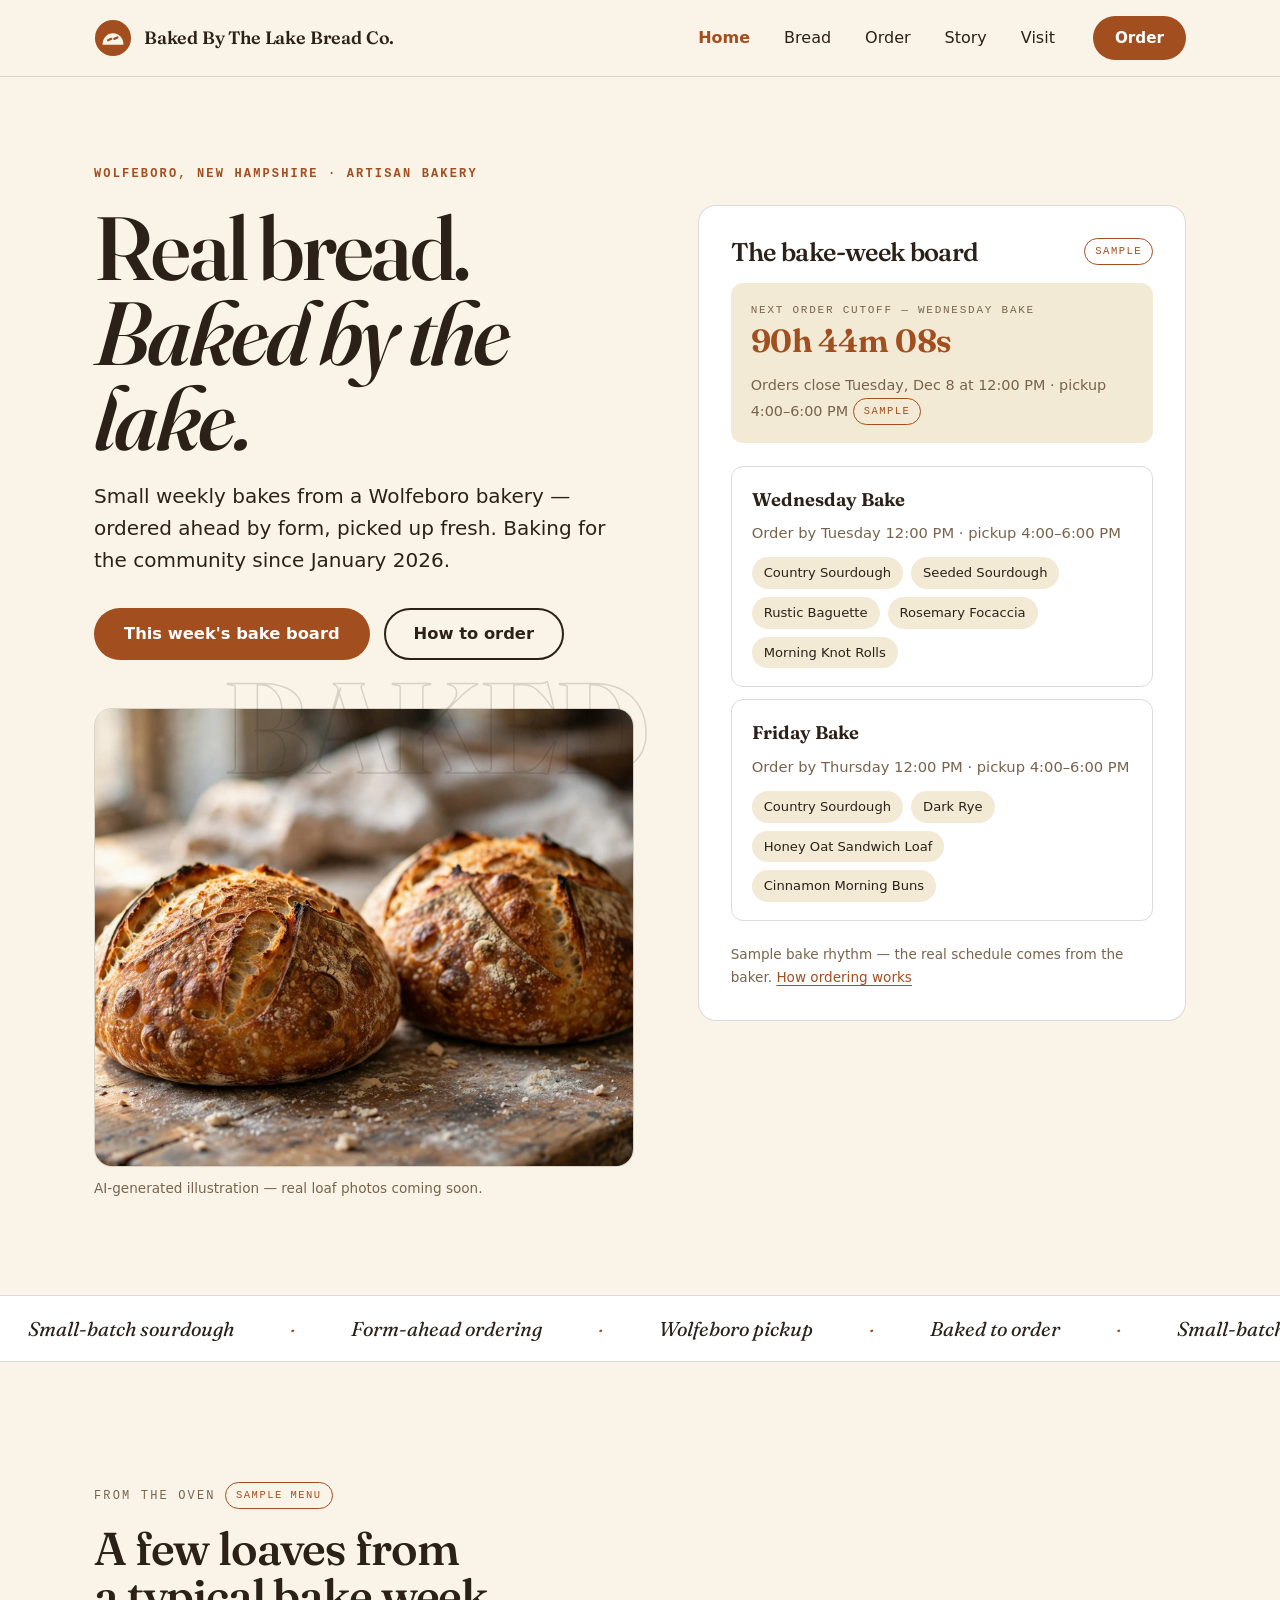
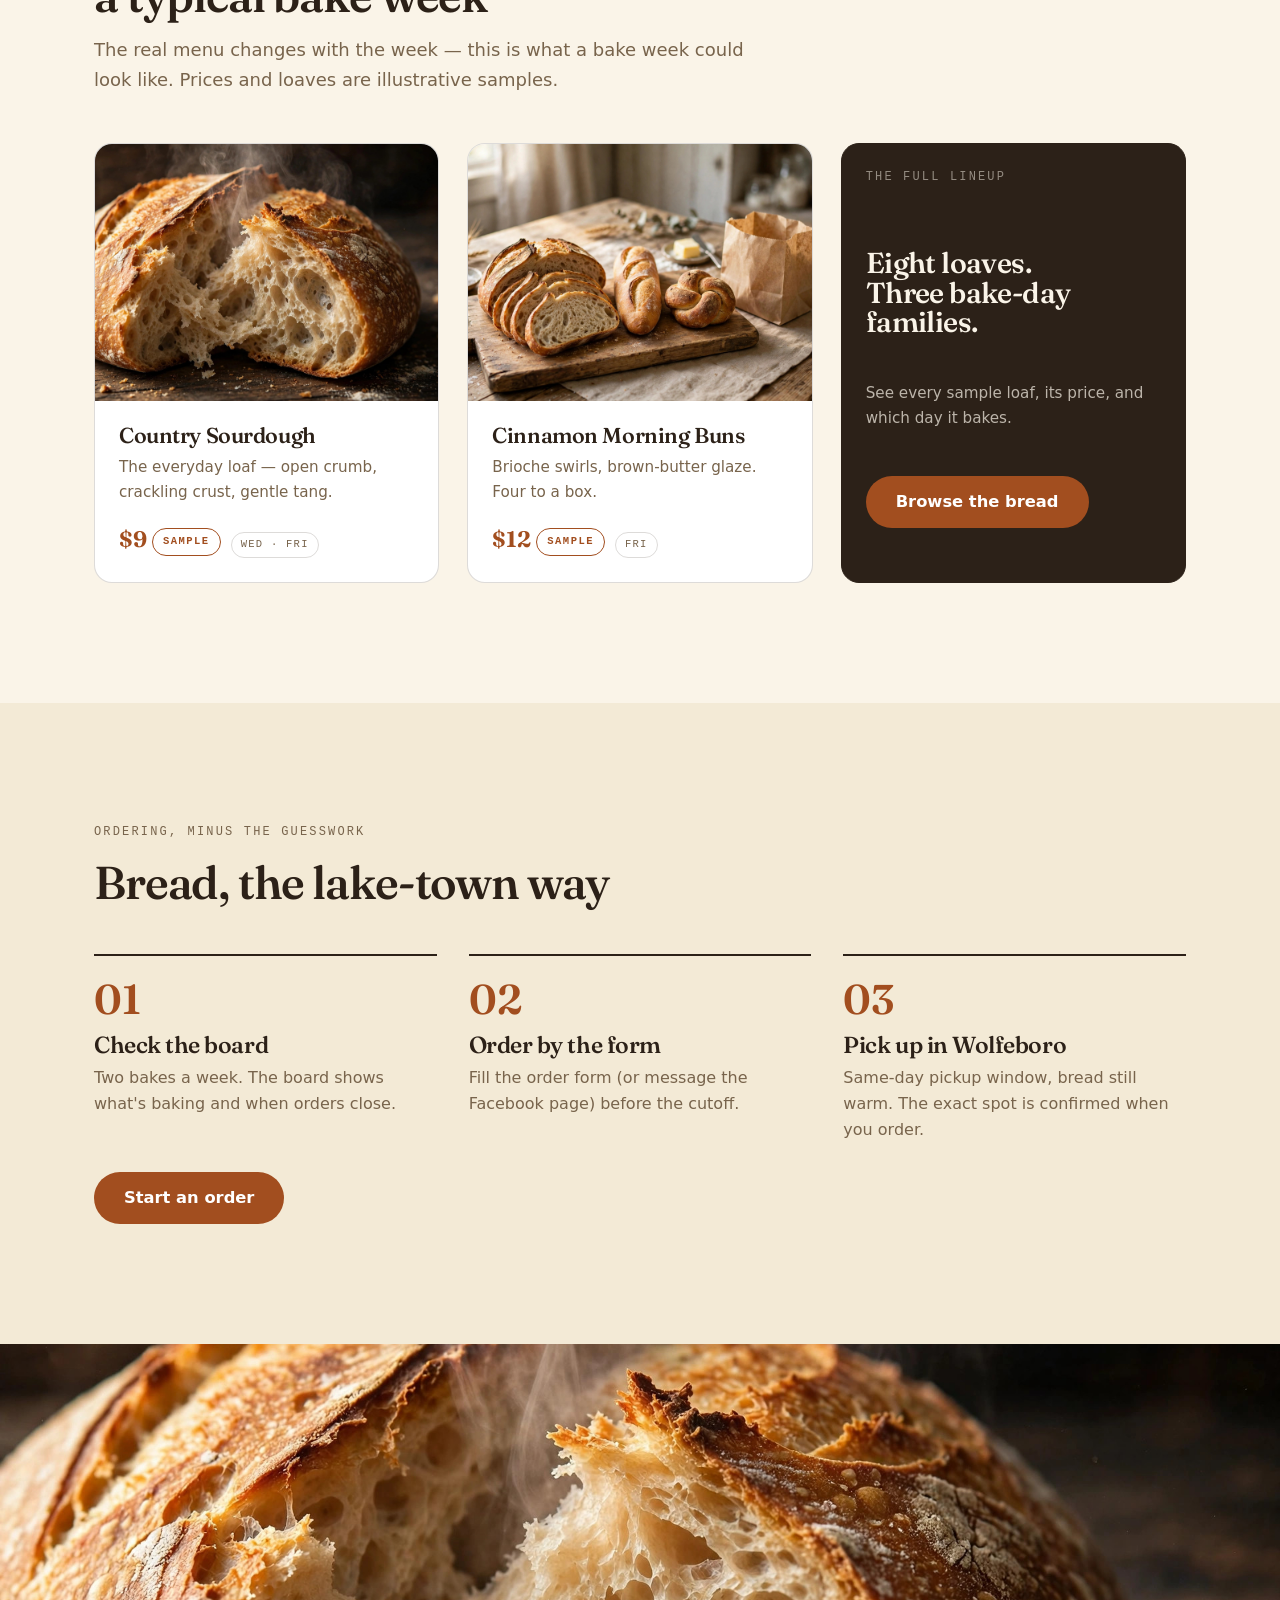
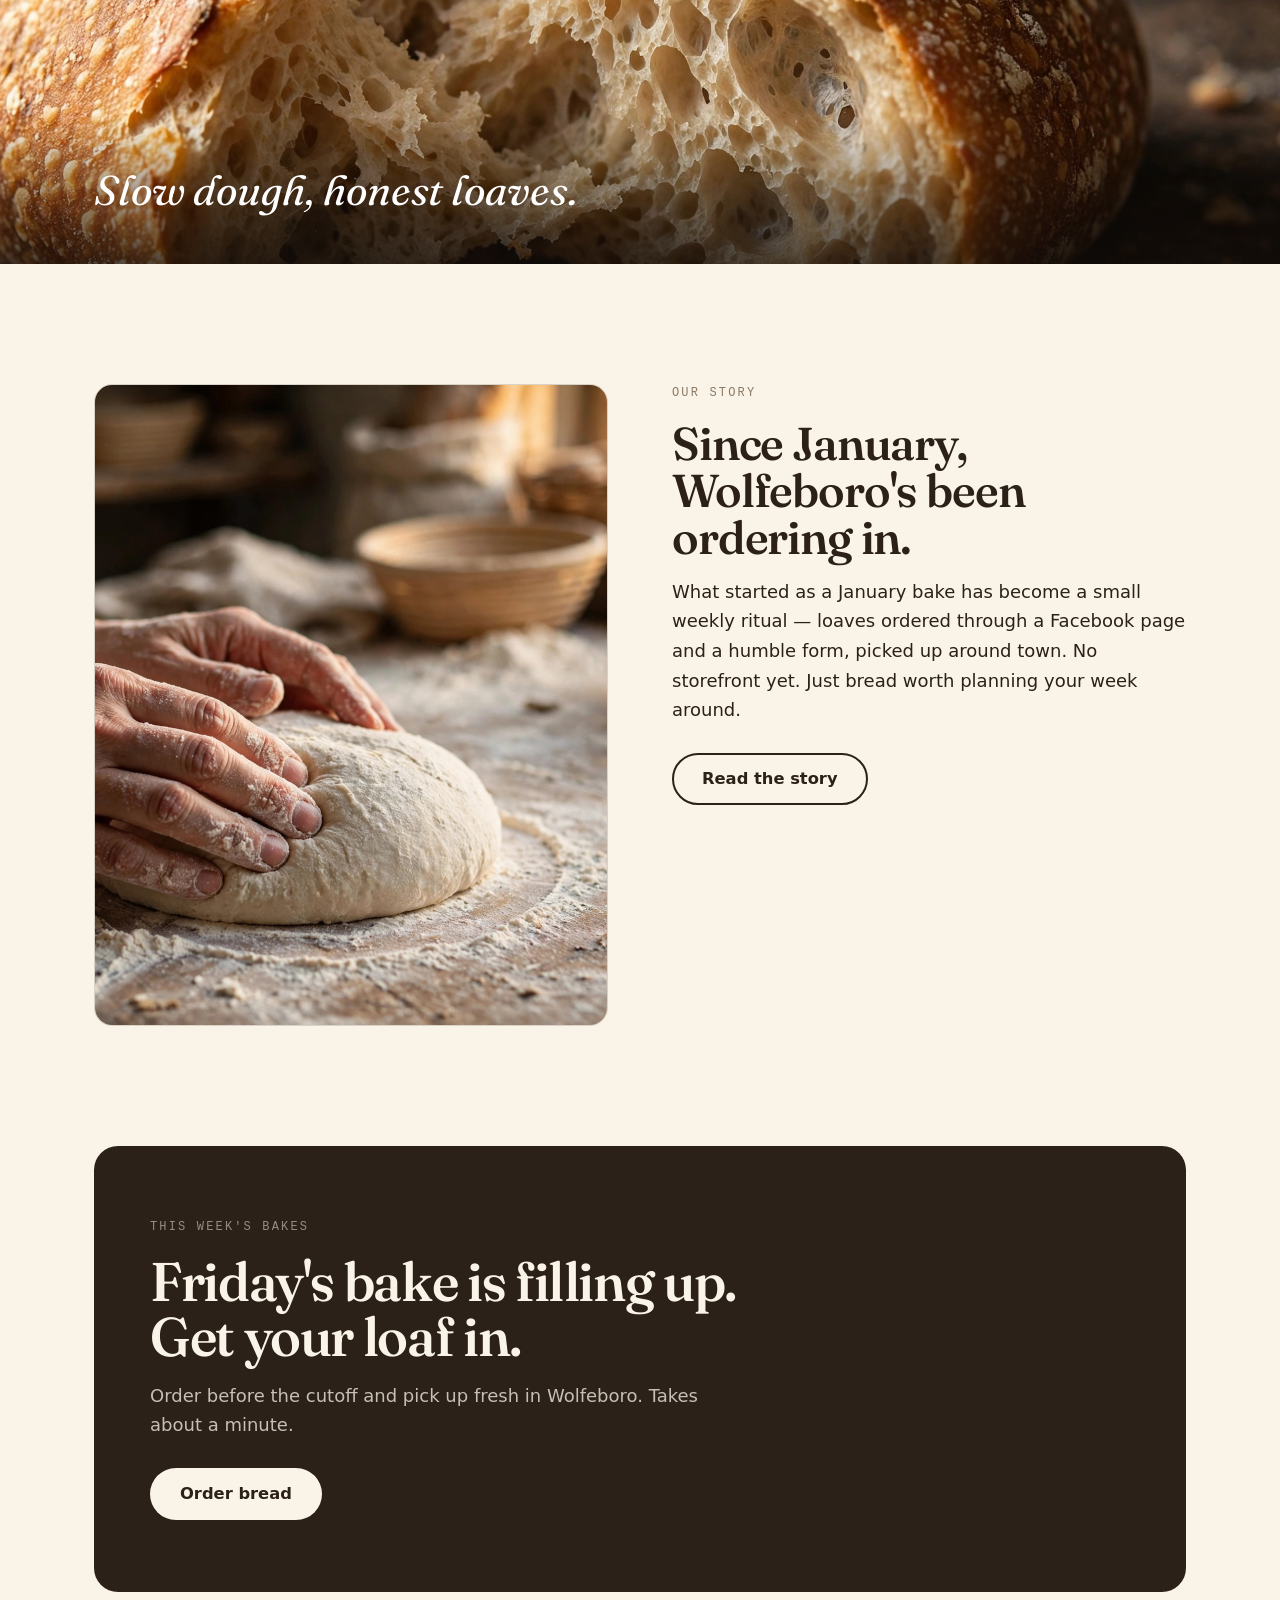
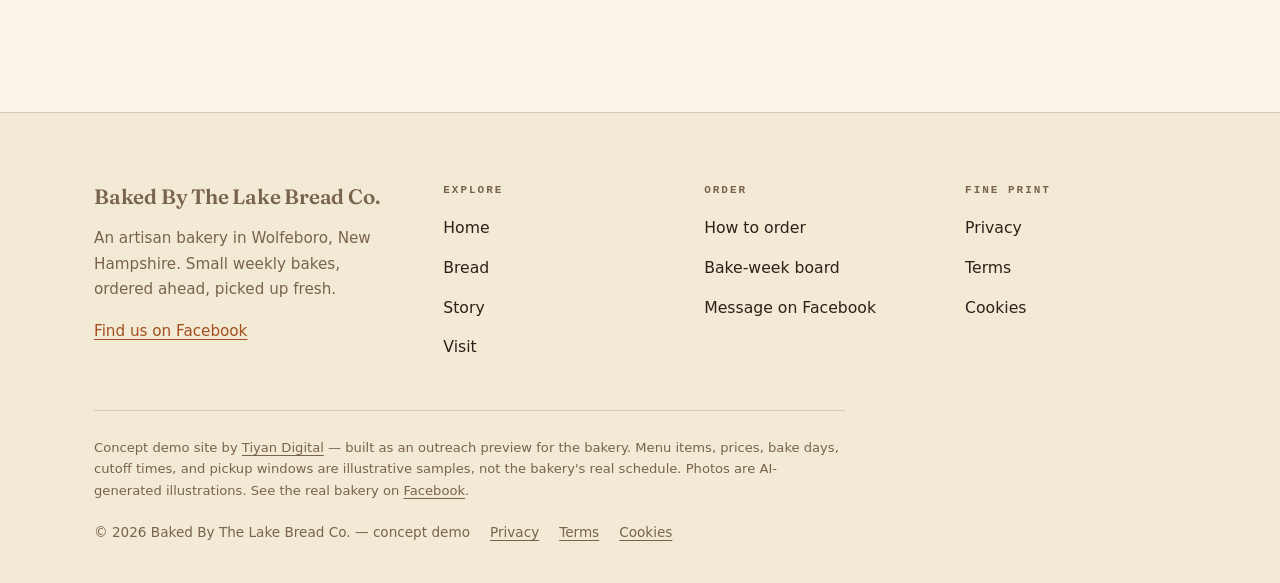
<file: index.html>
<!DOCTYPE html>
<html lang="en">
<head>
<meta charset="UTF-8">
<meta name="viewport" content="width=device-width, initial-scale=1.0">
<title>Baked By The Lake Bread Co. — Real Bread, Baked by the Lake | Wolfeboro NH</title>
<meta name="description" content="An artisan bakery in Wolfeboro, New Hampshire. Small weekly bakes, ordered ahead by form, picked up fresh. Baking for the community since January 2026.">
<meta property="og:title" content="Baked By The Lake Bread Co. — Wolfeboro, NH">
<meta property="og:description" content="Small-batch artisan bread in Wolfeboro, New Hampshire. Check the weekly bake board, order ahead, pick up fresh.">
<meta property="og:type" content="website">
<script>document.documentElement.classList.add("js")</script>
<link rel="stylesheet" href="assets/css/style.css">
</head>
<body>
<a class="skip" href="#main">Skip to content</a>

<header class="site-header">
  <div class="wrap header-in">
    <a class="brand" href="index.html" aria-label="Baked By The Lake Bread Co. — home">
      <svg class="mark" viewBox="0 0 40 40" aria-hidden="true">
        <circle cx="20" cy="20" r="19" fill="#A24E1F"/>
        <path d="M9 27c0-7 5-12 11-12s11 5 11 12" fill="#FAF4E8"/>
        <rect x="13.5" y="20.4" width="6" height="2.4" rx="1.2" transform="rotate(-24 16.5 21.6)" fill="#A24E1F"/>
        <rect x="20" y="19" width="6" height="2.4" rx="1.2" transform="rotate(-24 23 20.2)" fill="#A24E1F"/>
      </svg>
      <span class="brand-name" data-site="name">Baked By The Lake Bread Co.</span>
    </a>
    <nav class="site-nav" id="site-nav" aria-label="Primary">
      <ul>
        <li><a href="index.html">Home</a></li>
        <li><a href="breads.html">Bread</a></li>
        <li><a href="order.html">Order</a></li>
        <li><a href="story.html">Story</a></li>
        <li><a href="visit.html">Visit</a></li>
      </ul>
    </nav>
    <div class="header-cta">
      <a class="btn btn-accent btn-sm" href="order.html">Order</a>
      <button class="nav-toggle" aria-expanded="false" aria-controls="site-nav" aria-label="Open menu">
        <svg viewBox="0 0 24 24" aria-hidden="true"><path d="M4 7h16M4 12h16M4 17h16"/></svg>
      </button>
    </div>
  </div>
</header>

<main id="main">
  <!-- HERO -->
  <section class="hero">
    <div class="wrap hero-grid">
      <div class="hero-copy">
        <p class="eyebrow reveal">Wolfeboro, New Hampshire · Artisan bakery</p>
        <h1 class="reveal">Real bread.<br><em class="it">Baked by the lake.</em></h1>
        <p class="lede reveal">Small weekly bakes from a Wolfeboro bakery — ordered ahead by form, picked up fresh. Baking for the community since January 2026.</p>
        <div class="btn-row reveal">
          <a class="btn btn-accent" href="#bake-board">This week's bake board</a>
          <a class="btn btn-ghost" href="order.html">How to order</a>
        </div>
        <div class="hero-media reveal" style="margin-top:3rem">
          <span class="ghost-word" aria-hidden="true">BAKED</span>
          <div class="frame">
            <img src="assets/img/hero-loaf.jpg" alt="Two rustic sourdough boules with blistered golden crust on a wooden bakery table" width="1920" height="1280" fetchpriority="high">
          </div>
          <figcaption>AI-generated illustration — real loaf photos coming soon.</figcaption>
        </div>
      </div>
      <aside class="bake-board reveal" id="bake-board" data-bake-board aria-label="Weekly bake schedule">
        <div class="bake-board-head">
          <h2>The bake-week board</h2>
          <span class="sample-tag">sample</span>
        </div>
      </aside>
    </div>
  </section>

  <!-- MARQUEE -->
  <div class="marquee" aria-hidden="true">
    <div class="marquee-track">
      <span>Small-batch sourdough</span><span>Form-ahead ordering</span><span>Wolfeboro pickup</span><span>Baked to order</span>
      <span>Small-batch sourdough</span><span>Form-ahead ordering</span><span>Wolfeboro pickup</span><span>Baked to order</span>
    </div>
  </div>

  <!-- THIS WEEK'S BAKES -->
  <section>
    <div class="wrap">
      <p class="mono-label reveal">From the oven <span class="sample-tag">sample menu</span></p>
      <h2 class="reveal">A few loaves from<br>a typical bake week</h2>
      <p class="reveal" style="color:var(--muted);max-width:58ch">The real menu changes with the week — this is what a bake week could look like. Prices and loaves are illustrative samples.</p>
      <div class="bread-grid">
        <article class="bread-card reveal">
          <div class="ph"><img src="assets/img/crumb-closeup.jpg" alt="Torn-open sourdough loaf showing an open, airy crumb" width="1920" height="1280" loading="lazy"></div>
          <div class="body">
            <h3>Country Sourdough</h3>
            <p class="desc">The everyday loaf — open crumb, crackling crust, gentle tang.</p>
            <div class="price-row"><span class="price">$9 <span class="sample-tag">sample</span></span><span class="day-tag">Wed · Fri</span></div>
          </div>
        </article>
        <article class="bread-card reveal">
          <div class="ph"><img src="assets/img/morning-board.jpg" alt="Wooden board with an assortment of artisan breads and a paper bread bag" width="1920" height="1280" loading="lazy"></div>
          <div class="body">
            <h3>Cinnamon Morning Buns</h3>
            <p class="desc">Brioche swirls, brown-butter glaze. Four to a box.</p>
            <div class="price-row"><span class="price">$12 <span class="sample-tag">sample</span></span><span class="day-tag">Fri</span></div>
          </div>
        </article>
        <article class="bread-card reveal" style="justify-content:center;background:var(--ink);color:var(--bg);border-color:var(--ink)">
          <div class="body" style="justify-content:center;gap:14px">
            <p class="mono-label" style="color:rgba(250,244,232,.6)">The full lineup</p>
            <h3 style="color:var(--bg);font-size:1.8rem">Eight loaves.<br>Three bake-day families.</h3>
            <p class="desc" style="color:rgba(250,244,232,.7)">See every sample loaf, its price, and which day it bakes.</p>
            <div><a class="btn btn-accent" href="breads.html">Browse the bread</a></div>
          </div>
        </article>
      </div>
    </div>
  </section>

  <!-- HOW IT WORKS -->
  <section class="alt">
    <div class="wrap">
      <p class="mono-label reveal">Ordering, minus the guesswork</p>
      <h2 class="reveal">Bread, the lake-town way</h2>
      <ol class="steps">
        <li class="reveal"><span class="n">01</span><h3>Check the board</h3><p>Two bakes a week. The board shows what's baking and when orders close.</p></li>
        <li class="reveal"><span class="n">02</span><h3>Order by the form</h3><p>Fill the order form (or message the Facebook page) before the cutoff.</p></li>
        <li class="reveal"><span class="n">03</span><h3>Pick up in Wolfeboro</h3><p>Same-day pickup window, bread still warm. The exact spot is confirmed when you order.</p></li>
      </ol>
      <div class="btn-row reveal"><a class="btn btn-accent" href="order.html">Start an order</a></div>
    </div>
  </section>

  <!-- FULL-BLEED BREAK -->
  <div class="break">
    <figure>
      <img src="assets/img/crumb-closeup.jpg" alt="Close-up of sourdough crumb, steam rising" width="1920" height="1280" loading="lazy">
      <figcaption><div class="wrap"><p>Slow dough, honest loaves.</p></div></figcaption>
    </figure>
  </div>

  <!-- STORY TEASER -->
  <section>
    <div class="wrap story-grid">
      <div class="frame reveal">
        <img src="assets/img/baker-hands.jpg" alt="A baker's flour-dusted hands shaping bread dough" width="1920" height="1280" loading="lazy">
      </div>
      <div class="reveal">
        <p class="mono-label">Our story</p>
        <h2>Since January,<br>Wolfeboro's been<br>ordering in.</h2>
        <p>What started as a January bake has become a small weekly ritual — loaves ordered through a Facebook page and a humble form, picked up around town. No storefront yet. Just bread worth planning your week around.</p>
        <div class="btn-row"><a class="btn btn-ghost" href="story.html">Read the story</a></div>
      </div>
    </div>
  </section>

  <!-- FINAL CTA -->
  <section style="padding-top:0">
    <div class="wrap">
      <div class="final-cta reveal">
        <p class="mono-label">This week's bakes</p>
        <h2>Friday's bake is filling up.<br>Get your loaf in.</h2>
        <p>Order before the cutoff and pick up fresh in Wolfeboro. Takes about a minute.</p>
        <div class="btn-row"><a class="btn btn-accent" href="order.html">Order bread</a></div>
      </div>
    </div>
  </section>
</main>

<div class="sticky-order" aria-label="Quick order">
  <span>This week's bakes are open</span>
  <a class="btn btn-accent btn-sm" href="order.html">Order</a>
</div>

<footer class="site-footer">
  <div class="wrap">
    <div class="foot-grid">
      <div class="foot-brand">
        <p class="brand-name" data-site="name">Baked By The Lake Bread Co.</p>
        <p>An artisan bakery in Wolfeboro, New Hampshire. Small weekly bakes, ordered ahead, picked up fresh.</p>
        <p><a data-site="facebook" href="https://www.facebook.com/profile.php?id=61586833705696">Find us on Facebook</a></p>
      </div>
      <div class="foot-col">
        <h3>Explore</h3>
        <ul>
          <li><a href="index.html">Home</a></li>
          <li><a href="breads.html">Bread</a></li>
          <li><a href="story.html">Story</a></li>
          <li><a href="visit.html">Visit</a></li>
        </ul>
      </div>
      <div class="foot-col">
        <h3>Order</h3>
        <ul>
          <li><a href="order.html">How to order</a></li>
          <li><a href="order.html#bake-board">Bake-week board</a></li>
          <li><a data-site="facebook" href="https://www.facebook.com/profile.php?id=61586833705696">Message on Facebook</a></li>
        </ul>
      </div>
      <div class="foot-col">
        <h3>Fine print</h3>
        <ul>
          <li><a href="privacy.html">Privacy</a></li>
          <li><a href="terms.html">Terms</a></li>
          <li><a href="cookies.html">Cookies</a></li>
        </ul>
      </div>
    </div>
    <p class="disclosure">Concept demo site by <a href="https://bluedhaka.com">Tiyan Digital</a> — built as an outreach preview for the bakery. Menu items, prices, bake days, cutoff times, and pickup windows are illustrative samples, not the bakery's real schedule. Photos are AI-generated illustrations. See the real bakery on <a data-site="facebook" href="https://www.facebook.com/profile.php?id=61586833705696">Facebook</a>.</p>
    <div class="legal-row">
      <span>© <span data-site="year">2026</span> <span data-site="name">Baked By The Lake Bread Co.</span> — concept demo</span>
      <a href="privacy.html">Privacy</a><a href="terms.html">Terms</a><a href="cookies.html">Cookies</a>
    </div>
  </div>
</footer>

<script src="assets/js/site.js"></script>
</body>
</html>
</file>
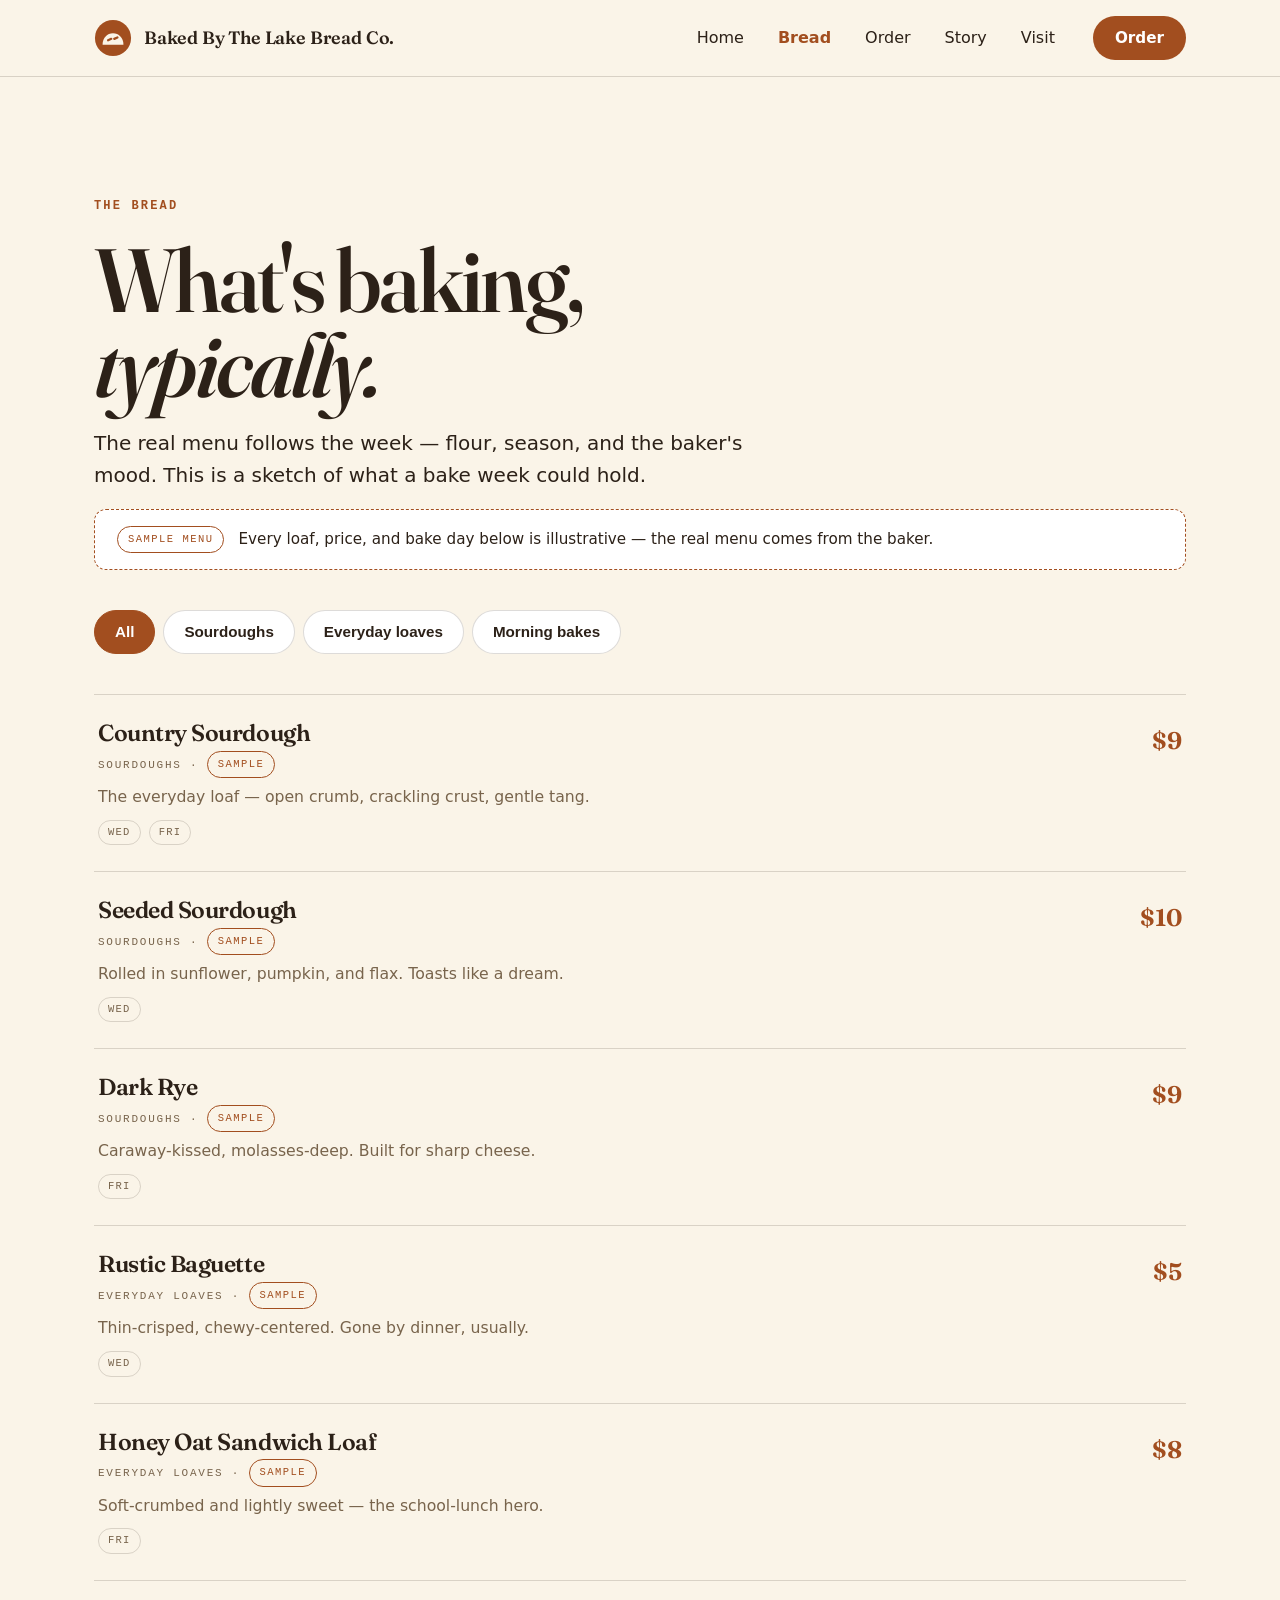
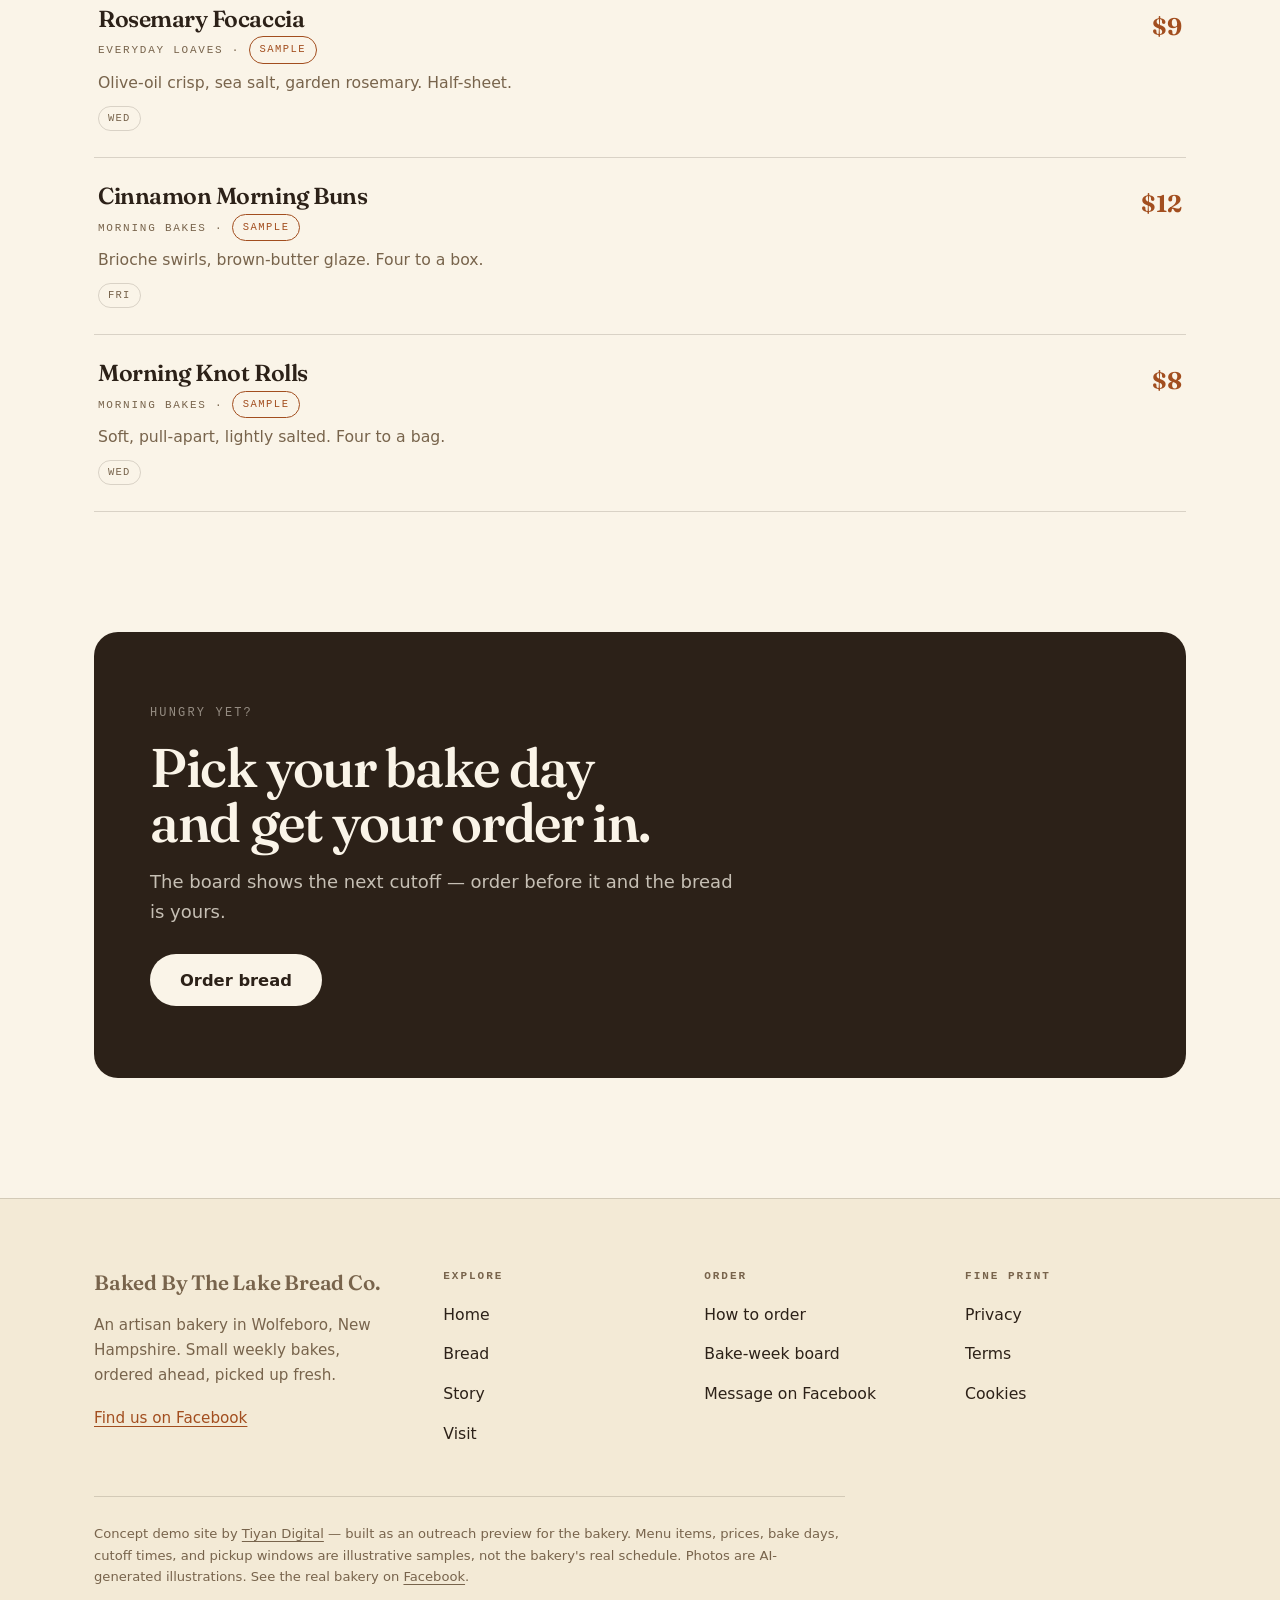
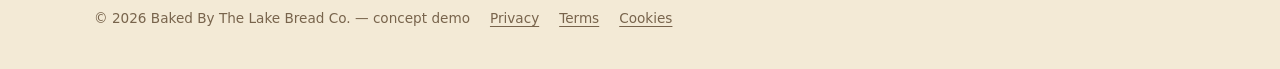
<file: breads.html>
<!DOCTYPE html>
<html lang="en">
<head>
<meta charset="UTF-8">
<meta name="viewport" content="width=device-width, initial-scale=1.0">
<title>The Bread — Sample Menu | Baked By The Lake Bread Co.</title>
<meta name="description" content="A sample of what a Baked By The Lake bake week could look like: sourdoughs, everyday loaves, and morning bakes — with bake days and illustrative prices.">
<meta property="og:title" content="The Bread — Baked By The Lake Bread Co.">
<script>document.documentElement.classList.add("js")</script>
<link rel="stylesheet" href="assets/css/style.css">
</head>
<body>
<a class="skip" href="#main">Skip to content</a>

<header class="site-header">
  <div class="wrap header-in">
    <a class="brand" href="index.html" aria-label="Baked By The Lake Bread Co. — home">
      <svg class="mark" viewBox="0 0 40 40" aria-hidden="true">
        <circle cx="20" cy="20" r="19" fill="#A24E1F"/>
        <path d="M9 27c0-7 5-12 11-12s11 5 11 12" fill="#FAF4E8"/>
        <rect x="13.5" y="20.4" width="6" height="2.4" rx="1.2" transform="rotate(-24 16.5 21.6)" fill="#A24E1F"/>
        <rect x="20" y="19" width="6" height="2.4" rx="1.2" transform="rotate(-24 23 20.2)" fill="#A24E1F"/>
      </svg>
      <span class="brand-name" data-site="name">Baked By The Lake Bread Co.</span>
    </a>
    <nav class="site-nav" id="site-nav" aria-label="Primary">
      <ul>
        <li><a href="index.html">Home</a></li>
        <li><a href="breads.html">Bread</a></li>
        <li><a href="order.html">Order</a></li>
        <li><a href="story.html">Story</a></li>
        <li><a href="visit.html">Visit</a></li>
      </ul>
    </nav>
    <div class="header-cta">
      <a class="btn btn-accent btn-sm" href="order.html">Order</a>
      <button class="nav-toggle" aria-expanded="false" aria-controls="site-nav" aria-label="Open menu">
        <svg viewBox="0 0 24 24" aria-hidden="true"><path d="M4 7h16M4 12h16M4 17h16"/></svg>
      </button>
    </div>
  </div>
</header>

<main id="main">
  <section style="padding-bottom:0">
    <div class="wrap">
      <p class="eyebrow reveal">The bread</p>
      <h1 class="reveal">What's baking,<br><em class="it">typically.</em></h1>
      <p class="lede reveal">The real menu follows the week — flour, season, and the baker's mood. This is a sketch of what a bake week could hold.</p>
      <div class="sample-banner reveal" role="note">
        <span class="sample-tag">sample menu</span>
        <span>Every loaf, price, and bake day below is illustrative — the real menu comes from the baker.</span>
      </div>
      <div class="segments reveal" role="group" aria-label="Filter breads by family">
        <button class="seg" data-seg="all" aria-pressed="true">All</button>
        <button class="seg" data-seg="sourdough" aria-pressed="false">Sourdoughs</button>
        <button class="seg" data-seg="everyday" aria-pressed="false">Everyday loaves</button>
        <button class="seg" data-seg="morning" aria-pressed="false">Morning bakes</button>
      </div>
      <div class="menu-list">
        <article class="menu-item reveal" data-cat="sourdough">
          <h3 class="mi-name">Country Sourdough</h3>
          <p class="mi-cat">Sourdoughs · <span class="sample-tag">sample</span></p>
          <p class="mi-desc">The everyday loaf — open crumb, crackling crust, gentle tang.</p>
          <p class="mi-price">$9</p>
          <div class="mi-days"><span class="day-tag">Wed</span><span class="day-tag">Fri</span></div>
        </article>
        <article class="menu-item reveal" data-cat="sourdough">
          <h3 class="mi-name">Seeded Sourdough</h3>
          <p class="mi-cat">Sourdoughs · <span class="sample-tag">sample</span></p>
          <p class="mi-desc">Rolled in sunflower, pumpkin, and flax. Toasts like a dream.</p>
          <p class="mi-price">$10</p>
          <div class="mi-days"><span class="day-tag">Wed</span></div>
        </article>
        <article class="menu-item reveal" data-cat="sourdough">
          <h3 class="mi-name">Dark Rye</h3>
          <p class="mi-cat">Sourdoughs · <span class="sample-tag">sample</span></p>
          <p class="mi-desc">Caraway-kissed, molasses-deep. Built for sharp cheese.</p>
          <p class="mi-price">$9</p>
          <div class="mi-days"><span class="day-tag">Fri</span></div>
        </article>
        <article class="menu-item reveal" data-cat="everyday">
          <h3 class="mi-name">Rustic Baguette</h3>
          <p class="mi-cat">Everyday Loaves · <span class="sample-tag">sample</span></p>
          <p class="mi-desc">Thin-crisped, chewy-centered. Gone by dinner, usually.</p>
          <p class="mi-price">$5</p>
          <div class="mi-days"><span class="day-tag">Wed</span></div>
        </article>
        <article class="menu-item reveal" data-cat="everyday">
          <h3 class="mi-name">Honey Oat Sandwich Loaf</h3>
          <p class="mi-cat">Everyday Loaves · <span class="sample-tag">sample</span></p>
          <p class="mi-desc">Soft-crumbed and lightly sweet — the school-lunch hero.</p>
          <p class="mi-price">$8</p>
          <div class="mi-days"><span class="day-tag">Fri</span></div>
        </article>
        <article class="menu-item reveal" data-cat="everyday">
          <h3 class="mi-name">Rosemary Focaccia</h3>
          <p class="mi-cat">Everyday Loaves · <span class="sample-tag">sample</span></p>
          <p class="mi-desc">Olive-oil crisp, sea salt, garden rosemary. Half-sheet.</p>
          <p class="mi-price">$9</p>
          <div class="mi-days"><span class="day-tag">Wed</span></div>
        </article>
        <article class="menu-item reveal" data-cat="morning">
          <h3 class="mi-name">Cinnamon Morning Buns</h3>
          <p class="mi-cat">Morning Bakes · <span class="sample-tag">sample</span></p>
          <p class="mi-desc">Brioche swirls, brown-butter glaze. Four to a box.</p>
          <p class="mi-price">$12</p>
          <div class="mi-days"><span class="day-tag">Fri</span></div>
        </article>
        <article class="menu-item reveal" data-cat="morning">
          <h3 class="mi-name">Morning Knot Rolls</h3>
          <p class="mi-cat">Morning Bakes · <span class="sample-tag">sample</span></p>
          <p class="mi-desc">Soft, pull-apart, lightly salted. Four to a bag.</p>
          <p class="mi-price">$8</p>
          <div class="mi-days"><span class="day-tag">Wed</span></div>
        </article>
      </div>
    </div>
  </section>

  <section>
    <div class="wrap">
      <div class="final-cta reveal">
        <p class="mono-label">Hungry yet?</p>
        <h2>Pick your bake day<br>and get your order in.</h2>
        <p>The board shows the next cutoff — order before it and the bread is yours.</p>
        <div class="btn-row"><a class="btn btn-accent" href="order.html">Order bread</a></div>
      </div>
    </div>
  </section>
</main>

<div class="sticky-order" aria-label="Quick order">
  <span>This week's bakes are open</span>
  <a class="btn btn-accent btn-sm" href="order.html">Order</a>
</div>

<footer class="site-footer">
  <div class="wrap">
    <div class="foot-grid">
      <div class="foot-brand">
        <p class="brand-name" data-site="name">Baked By The Lake Bread Co.</p>
        <p>An artisan bakery in Wolfeboro, New Hampshire. Small weekly bakes, ordered ahead, picked up fresh.</p>
        <p><a data-site="facebook" href="https://www.facebook.com/profile.php?id=61586833705696">Find us on Facebook</a></p>
      </div>
      <div class="foot-col">
        <h3>Explore</h3>
        <ul>
          <li><a href="index.html">Home</a></li>
          <li><a href="breads.html">Bread</a></li>
          <li><a href="story.html">Story</a></li>
          <li><a href="visit.html">Visit</a></li>
        </ul>
      </div>
      <div class="foot-col">
        <h3>Order</h3>
        <ul>
          <li><a href="order.html">How to order</a></li>
          <li><a href="order.html#bake-board">Bake-week board</a></li>
          <li><a data-site="facebook" href="https://www.facebook.com/profile.php?id=61586833705696">Message on Facebook</a></li>
        </ul>
      </div>
      <div class="foot-col">
        <h3>Fine print</h3>
        <ul>
          <li><a href="privacy.html">Privacy</a></li>
          <li><a href="terms.html">Terms</a></li>
          <li><a href="cookies.html">Cookies</a></li>
        </ul>
      </div>
    </div>
    <p class="disclosure">Concept demo site by <a href="https://bluedhaka.com">Tiyan Digital</a> — built as an outreach preview for the bakery. Menu items, prices, bake days, cutoff times, and pickup windows are illustrative samples, not the bakery's real schedule. Photos are AI-generated illustrations. See the real bakery on <a data-site="facebook" href="https://www.facebook.com/profile.php?id=61586833705696">Facebook</a>.</p>
    <div class="legal-row">
      <span>© <span data-site="year">2026</span> <span data-site="name">Baked By The Lake Bread Co.</span> — concept demo</span>
      <a href="privacy.html">Privacy</a><a href="terms.html">Terms</a><a href="cookies.html">Cookies</a>
    </div>
  </div>
</footer>

<script src="assets/js/site.js"></script>
</body>
</html>
</file>
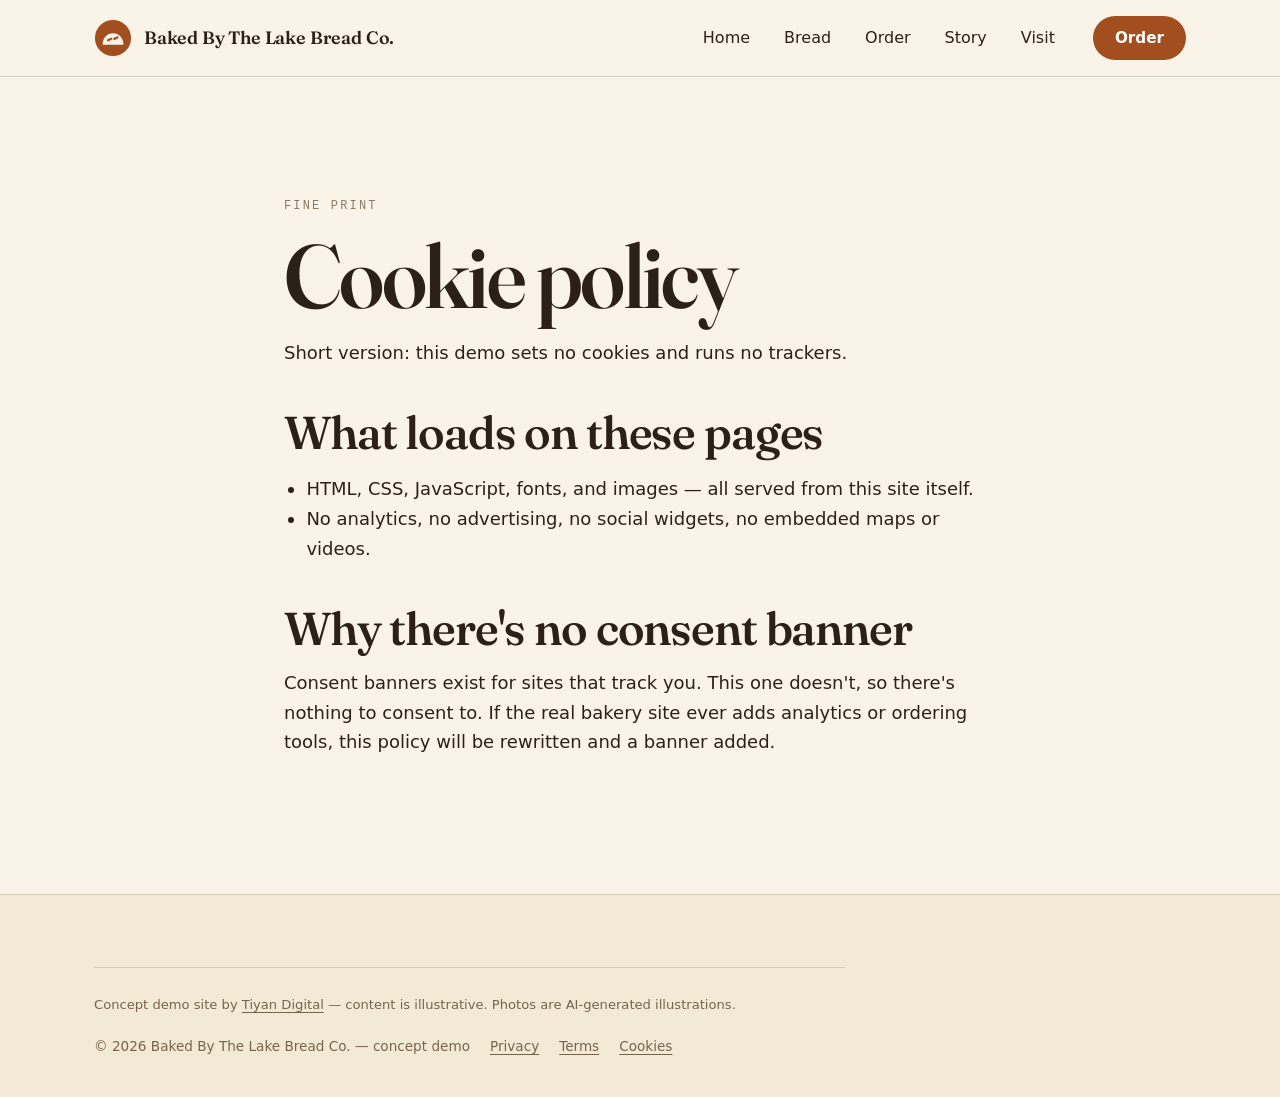
<file: cookies.html>
<!DOCTYPE html>
<html lang="en">
<head>
<meta charset="UTF-8">
<meta name="viewport" content="width=device-width, initial-scale=1.0">
<title>Cookie Policy | Baked By The Lake Bread Co.</title>
<meta name="description" content="Cookie policy for the Baked By The Lake Bread Co. concept demo site: no cookies, no tracking.">
<meta name="robots" content="noindex">
<script>document.documentElement.classList.add("js")</script>
<link rel="stylesheet" href="assets/css/style.css">
</head>
<body>
<a class="skip" href="#main">Skip to content</a>

<header class="site-header">
  <div class="wrap header-in">
    <a class="brand" href="index.html" aria-label="Baked By The Lake Bread Co. — home">
      <svg class="mark" viewBox="0 0 40 40" aria-hidden="true">
        <circle cx="20" cy="20" r="19" fill="#A24E1F"/>
        <path d="M9 27c0-7 5-12 11-12s11 5 11 12" fill="#FAF4E8"/>
        <rect x="13.5" y="20.4" width="6" height="2.4" rx="1.2" transform="rotate(-24 16.5 21.6)" fill="#A24E1F"/>
        <rect x="20" y="19" width="6" height="2.4" rx="1.2" transform="rotate(-24 23 20.2)" fill="#A24E1F"/>
      </svg>
      <span class="brand-name" data-site="name">Baked By The Lake Bread Co.</span>
    </a>
    <nav class="site-nav" id="site-nav" aria-label="Primary">
      <ul>
        <li><a href="index.html">Home</a></li>
        <li><a href="breads.html">Bread</a></li>
        <li><a href="order.html">Order</a></li>
        <li><a href="story.html">Story</a></li>
        <li><a href="visit.html">Visit</a></li>
      </ul>
    </nav>
    <div class="header-cta">
      <a class="btn btn-accent btn-sm" href="order.html">Order</a>
      <button class="nav-toggle" aria-expanded="false" aria-controls="site-nav" aria-label="Open menu">
        <svg viewBox="0 0 24 24" aria-hidden="true"><path d="M4 7h16M4 12h16M4 17h16"/></svg>
      </button>
    </div>
  </div>
</header>

<main id="main">
  <section>
    <div class="wrap legal">
      <p class="mono-label">Fine print</p>
      <h1>Cookie policy</h1>
      <p>Short version: this demo sets no cookies and runs no trackers.</p>
      <h2>What loads on these pages</h2>
      <ul>
        <li>HTML, CSS, JavaScript, fonts, and images — all served from this site itself.</li>
        <li>No analytics, no advertising, no social widgets, no embedded maps or videos.</li>
      </ul>
      <h2>Why there's no consent banner</h2>
      <p>Consent banners exist for sites that track you. This one doesn't, so there's nothing to consent to. If the real bakery site ever adds analytics or ordering tools, this policy will be rewritten and a banner added.</p>
    </div>
  </section>
</main>

<footer class="site-footer">
  <div class="wrap">
    <p class="disclosure">Concept demo site by <a href="https://bluedhaka.com">Tiyan Digital</a> — content is illustrative. Photos are AI-generated illustrations.</p>
    <div class="legal-row">
      <span>© <span data-site="year">2026</span> <span data-site="name">Baked By The Lake Bread Co.</span> — concept demo</span>
      <a href="privacy.html">Privacy</a><a href="terms.html">Terms</a><a href="cookies.html">Cookies</a>
    </div>
  </div>
</footer>

<script src="assets/js/site.js"></script>
</body>
</html>
</file>
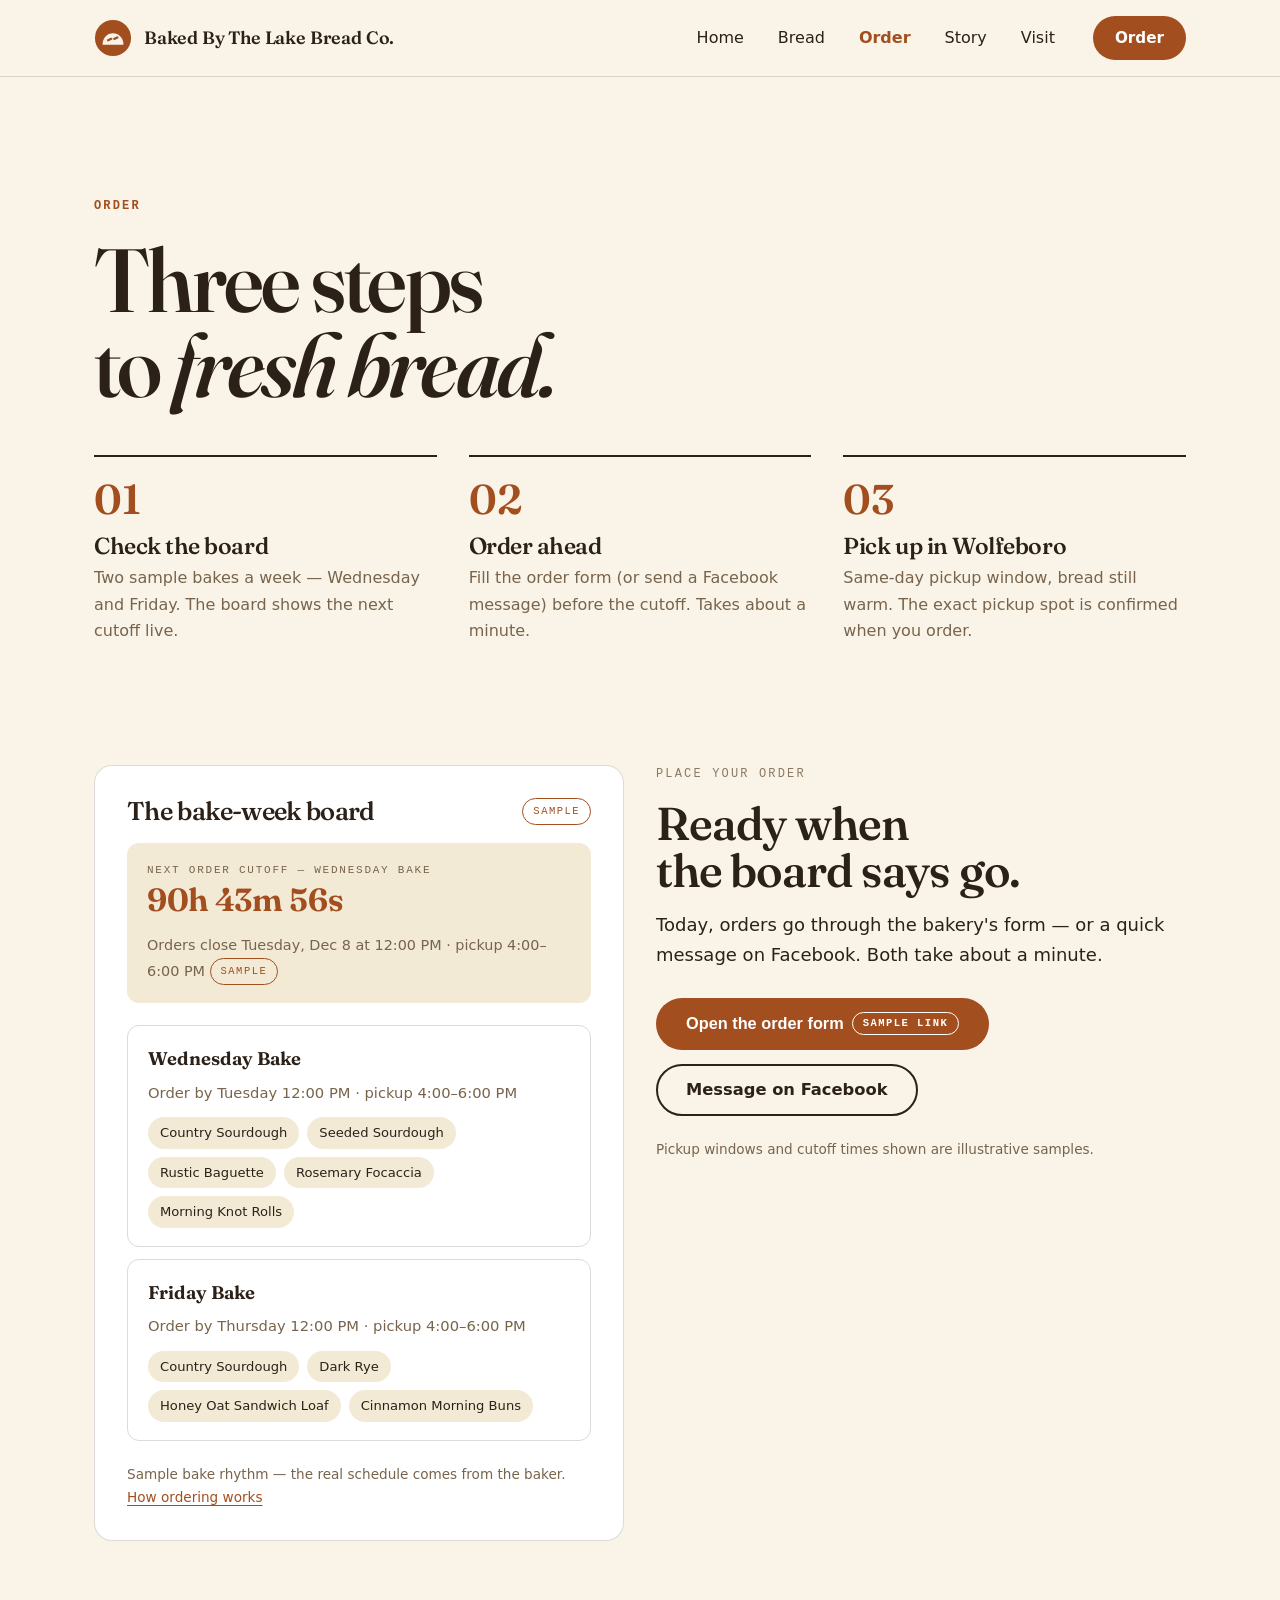
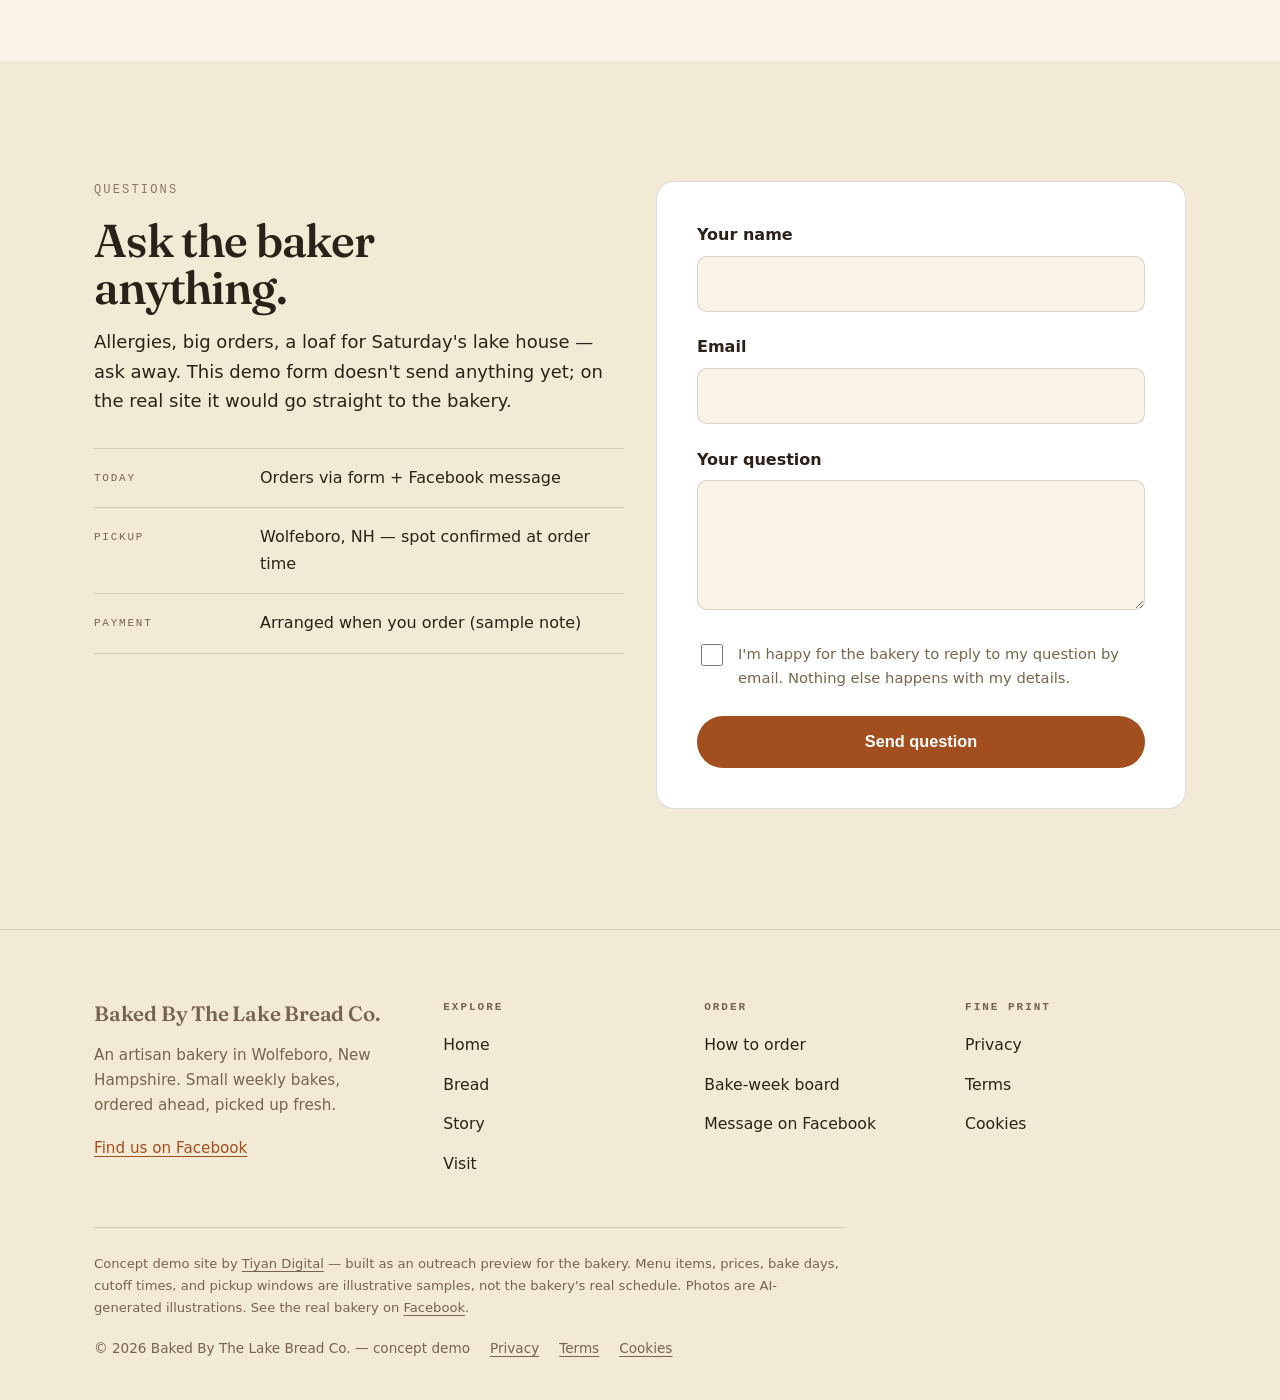
<file: order.html>
<!DOCTYPE html>
<html lang="en">
<head>
<meta charset="UTF-8">
<meta name="viewport" content="width=device-width, initial-scale=1.0">
<title>Order — How to Get Bread | Baked By The Lake Bread Co.</title>
<meta name="description" content="How ordering works at Baked By The Lake Bread Co.: check the weekly bake board, order by the form before the cutoff, pick up fresh in Wolfeboro, NH.">
<meta property="og:title" content="Order — Baked By The Lake Bread Co.">
<script>document.documentElement.classList.add("js")</script>
<link rel="stylesheet" href="assets/css/style.css">
</head>
<body>
<a class="skip" href="#main">Skip to content</a>

<header class="site-header">
  <div class="wrap header-in">
    <a class="brand" href="index.html" aria-label="Baked By The Lake Bread Co. — home">
      <svg class="mark" viewBox="0 0 40 40" aria-hidden="true">
        <circle cx="20" cy="20" r="19" fill="#A24E1F"/>
        <path d="M9 27c0-7 5-12 11-12s11 5 11 12" fill="#FAF4E8"/>
        <rect x="13.5" y="20.4" width="6" height="2.4" rx="1.2" transform="rotate(-24 16.5 21.6)" fill="#A24E1F"/>
        <rect x="20" y="19" width="6" height="2.4" rx="1.2" transform="rotate(-24 23 20.2)" fill="#A24E1F"/>
      </svg>
      <span class="brand-name" data-site="name">Baked By The Lake Bread Co.</span>
    </a>
    <nav class="site-nav" id="site-nav" aria-label="Primary">
      <ul>
        <li><a href="index.html">Home</a></li>
        <li><a href="breads.html">Bread</a></li>
        <li><a href="order.html">Order</a></li>
        <li><a href="story.html">Story</a></li>
        <li><a href="visit.html">Visit</a></li>
      </ul>
    </nav>
    <div class="header-cta">
      <a class="btn btn-accent btn-sm" href="order.html">Order</a>
      <button class="nav-toggle" aria-expanded="false" aria-controls="site-nav" aria-label="Open menu">
        <svg viewBox="0 0 24 24" aria-hidden="true"><path d="M4 7h16M4 12h16M4 17h16"/></svg>
      </button>
    </div>
  </div>
</header>

<main id="main">
  <section style="padding-bottom:0">
    <div class="wrap">
      <p class="eyebrow reveal">Order</p>
      <h1 class="reveal">Three steps<br>to <em class="it">fresh bread.</em></h1>
      <ol class="steps">
        <li class="reveal"><span class="n">01</span><h3>Check the board</h3><p>Two sample bakes a week — Wednesday and Friday. The board shows the next cutoff live.</p></li>
        <li class="reveal"><span class="n">02</span><h3>Order ahead</h3><p>Fill the order form (or send a Facebook message) before the cutoff. Takes about a minute.</p></li>
        <li class="reveal"><span class="n">03</span><h3>Pick up in Wolfeboro</h3><p>Same-day pickup window, bread still warm. The exact pickup spot is confirmed when you order.</p></li>
      </ol>
    </div>
  </section>

  <section>
    <div class="wrap visit-grid">
      <aside class="bake-board board-full reveal" id="bake-board" data-bake-board aria-label="Weekly bake schedule">
        <div class="bake-board-head">
          <h2>The bake-week board</h2>
          <span class="sample-tag">sample</span>
        </div>
      </aside>
      <div class="reveal">
        <p class="mono-label">Place your order</p>
        <h2>Ready when<br>the board says go.</h2>
        <p>Today, orders go through the bakery's form — or a quick message on Facebook. Both take about a minute.</p>
        <div class="btn-row">
          <button class="btn btn-accent" id="order-form-sample" type="button">Open the order form <span class="sample-tag" style="border-color:#fff;color:#fff">sample link</span></button>
          <a class="btn btn-ghost" data-site="facebook" href="https://www.facebook.com/profile.php?id=61586833705696">Message on Facebook</a>
        </div>
        <div class="demo-notice" id="order-form-note" role="status">
          <h3 tabindex="-1">Sample link — here's the idea</h3>
          <p>This button is a clearly-marked placeholder. On the real site it opens the bakery's actual order form (today a JotForm / Google Form). The Facebook message button above is the real ordering path right now.</p>
        </div>
        <p class="board-note" style="margin-top:1.4rem">Pickup windows and cutoff times shown are illustrative samples.</p>
      </div>
    </div>
  </section>

  <section class="alt">
    <div class="wrap visit-grid">
      <div class="reveal">
        <p class="mono-label">Questions</p>
        <h2>Ask the baker<br>anything.</h2>
        <p>Allergies, big orders, a loaf for Saturday's lake house — ask away. This demo form doesn't send anything yet; on the real site it would go straight to the bakery.</p>
        <ul class="fact-list">
          <li><span class="k">Today</span><span>Orders via form + Facebook message</span></li>
          <li><span class="k">Pickup</span><span>Wolfeboro, NH — spot confirmed at order time</span></li>
          <li><span class="k">Payment</span><span>Arranged when you order (sample note)</span></li>
        </ul>
      </div>
      <div class="form-card reveal">
        <form id="ask-form" novalidate>
          <div class="field" id="field-name">
            <label for="ask-name">Your name</label>
            <input type="text" id="ask-name" name="name" autocomplete="name" aria-describedby="ask-name-err">
            <p class="error-msg" id="ask-name-err"></p>
          </div>
          <div class="field" id="field-email">
            <label for="ask-email">Email</label>
            <input type="email" id="ask-email" name="email" autocomplete="email" aria-describedby="ask-email-err">
            <p class="error-msg" id="ask-email-err"></p>
          </div>
          <div class="field" id="field-message">
            <label for="ask-message">Your question</label>
            <textarea id="ask-message" name="message" aria-describedby="ask-message-err"></textarea>
            <p class="error-msg" id="ask-message-err"></p>
          </div>
          <label class="consent" for="ask-consent">
            <input type="checkbox" id="ask-consent">
            <span>I'm happy for the bakery to reply to my question by email. Nothing else happens with my details.</span>
          </label>
          <button class="btn btn-accent" type="submit" style="width:100%">Send question</button>
          <div class="demo-notice" id="ask-success" role="status">
            <h3>Demo received — nothing was sent</h3>
            <p>This is a concept demo, so your message stays on this page. On the real site, it would go straight to the baker.</p>
          </div>
        </form>
      </div>
    </div>
  </section>
</main>

<div class="sticky-order" aria-label="Quick order">
  <span>This week's bakes are open</span>
  <a class="btn btn-accent btn-sm" href="order.html">Order</a>
</div>

<footer class="site-footer">
  <div class="wrap">
    <div class="foot-grid">
      <div class="foot-brand">
        <p class="brand-name" data-site="name">Baked By The Lake Bread Co.</p>
        <p>An artisan bakery in Wolfeboro, New Hampshire. Small weekly bakes, ordered ahead, picked up fresh.</p>
        <p><a data-site="facebook" href="https://www.facebook.com/profile.php?id=61586833705696">Find us on Facebook</a></p>
      </div>
      <div class="foot-col">
        <h3>Explore</h3>
        <ul>
          <li><a href="index.html">Home</a></li>
          <li><a href="breads.html">Bread</a></li>
          <li><a href="story.html">Story</a></li>
          <li><a href="visit.html">Visit</a></li>
        </ul>
      </div>
      <div class="foot-col">
        <h3>Order</h3>
        <ul>
          <li><a href="order.html">How to order</a></li>
          <li><a href="order.html#bake-board">Bake-week board</a></li>
          <li><a data-site="facebook" href="https://www.facebook.com/profile.php?id=61586833705696">Message on Facebook</a></li>
        </ul>
      </div>
      <div class="foot-col">
        <h3>Fine print</h3>
        <ul>
          <li><a href="privacy.html">Privacy</a></li>
          <li><a href="terms.html">Terms</a></li>
          <li><a href="cookies.html">Cookies</a></li>
        </ul>
      </div>
    </div>
    <p class="disclosure">Concept demo site by <a href="https://bluedhaka.com">Tiyan Digital</a> — built as an outreach preview for the bakery. Menu items, prices, bake days, cutoff times, and pickup windows are illustrative samples, not the bakery's real schedule. Photos are AI-generated illustrations. See the real bakery on <a data-site="facebook" href="https://www.facebook.com/profile.php?id=61586833705696">Facebook</a>.</p>
    <div class="legal-row">
      <span>© <span data-site="year">2026</span> <span data-site="name">Baked By The Lake Bread Co.</span> — concept demo</span>
      <a href="privacy.html">Privacy</a><a href="terms.html">Terms</a><a href="cookies.html">Cookies</a>
    </div>
  </div>
</footer>

<script src="assets/js/site.js"></script>
</body>
</html>
</file>
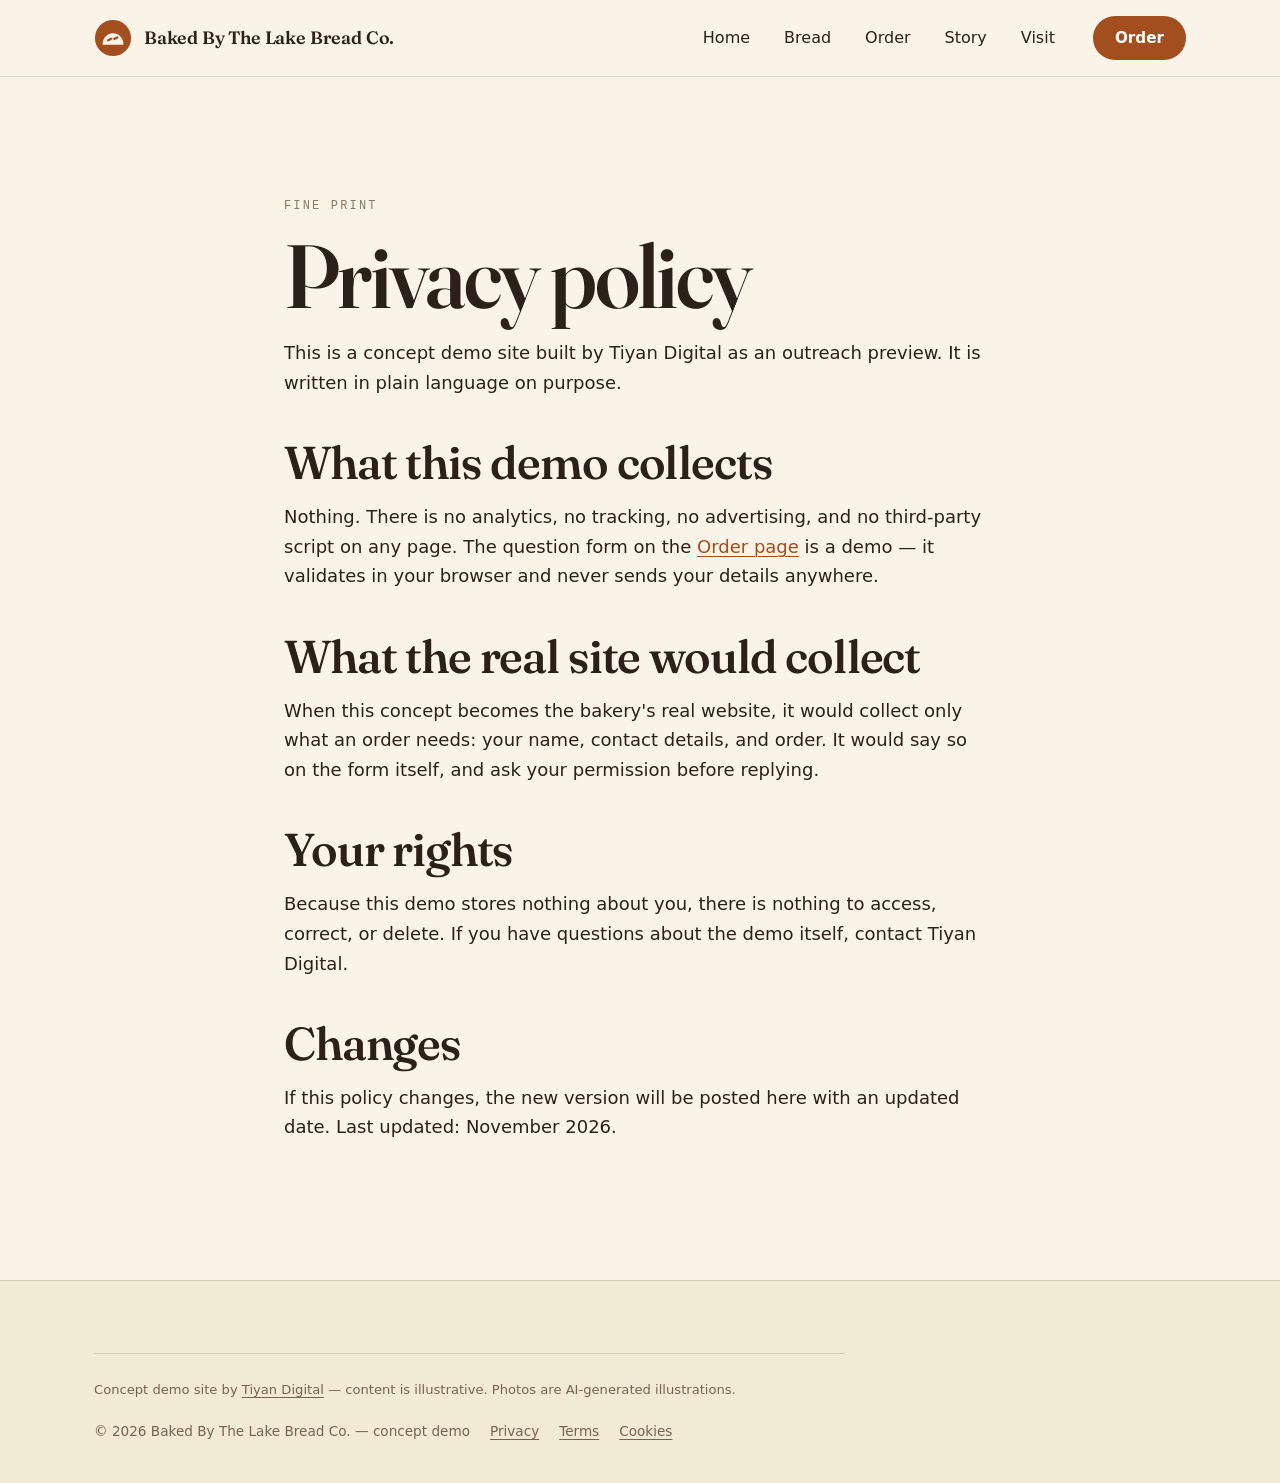
<file: privacy.html>
<!DOCTYPE html>
<html lang="en">
<head>
<meta charset="UTF-8">
<meta name="viewport" content="width=device-width, initial-scale=1.0">
<title>Privacy Policy | Baked By The Lake Bread Co.</title>
<meta name="description" content="Privacy policy for the Baked By The Lake Bread Co. concept demo site.">
<meta name="robots" content="noindex">
<script>document.documentElement.classList.add("js")</script>
<link rel="stylesheet" href="assets/css/style.css">
</head>
<body>
<a class="skip" href="#main">Skip to content</a>

<header class="site-header">
  <div class="wrap header-in">
    <a class="brand" href="index.html" aria-label="Baked By The Lake Bread Co. — home">
      <svg class="mark" viewBox="0 0 40 40" aria-hidden="true">
        <circle cx="20" cy="20" r="19" fill="#A24E1F"/>
        <path d="M9 27c0-7 5-12 11-12s11 5 11 12" fill="#FAF4E8"/>
        <rect x="13.5" y="20.4" width="6" height="2.4" rx="1.2" transform="rotate(-24 16.5 21.6)" fill="#A24E1F"/>
        <rect x="20" y="19" width="6" height="2.4" rx="1.2" transform="rotate(-24 23 20.2)" fill="#A24E1F"/>
      </svg>
      <span class="brand-name" data-site="name">Baked By The Lake Bread Co.</span>
    </a>
    <nav class="site-nav" id="site-nav" aria-label="Primary">
      <ul>
        <li><a href="index.html">Home</a></li>
        <li><a href="breads.html">Bread</a></li>
        <li><a href="order.html">Order</a></li>
        <li><a href="story.html">Story</a></li>
        <li><a href="visit.html">Visit</a></li>
      </ul>
    </nav>
    <div class="header-cta">
      <a class="btn btn-accent btn-sm" href="order.html">Order</a>
      <button class="nav-toggle" aria-expanded="false" aria-controls="site-nav" aria-label="Open menu">
        <svg viewBox="0 0 24 24" aria-hidden="true"><path d="M4 7h16M4 12h16M4 17h16"/></svg>
      </button>
    </div>
  </div>
</header>

<main id="main">
  <section>
    <div class="wrap legal">
      <p class="mono-label">Fine print</p>
      <h1>Privacy policy</h1>
      <p>This is a concept demo site built by Tiyan Digital as an outreach preview. It is written in plain language on purpose.</p>
      <h2>What this demo collects</h2>
      <p>Nothing. There is no analytics, no tracking, no advertising, and no third-party script on any page. The question form on the <a href="order.html">Order page</a> is a demo — it validates in your browser and never sends your details anywhere.</p>
      <h2>What the real site would collect</h2>
      <p>When this concept becomes the bakery's real website, it would collect only what an order needs: your name, contact details, and order. It would say so on the form itself, and ask your permission before replying.</p>
      <h2>Your rights</h2>
      <p>Because this demo stores nothing about you, there is nothing to access, correct, or delete. If you have questions about the demo itself, contact Tiyan Digital.</p>
      <h2>Changes</h2>
      <p>If this policy changes, the new version will be posted here with an updated date. Last updated: November 2026.</p>
    </div>
  </section>
</main>

<footer class="site-footer">
  <div class="wrap">
    <p class="disclosure">Concept demo site by <a href="https://bluedhaka.com">Tiyan Digital</a> — content is illustrative. Photos are AI-generated illustrations.</p>
    <div class="legal-row">
      <span>© <span data-site="year">2026</span> <span data-site="name">Baked By The Lake Bread Co.</span> — concept demo</span>
      <a href="privacy.html">Privacy</a><a href="terms.html">Terms</a><a href="cookies.html">Cookies</a>
    </div>
  </div>
</footer>

<script src="assets/js/site.js"></script>
</body>
</html>
</file>
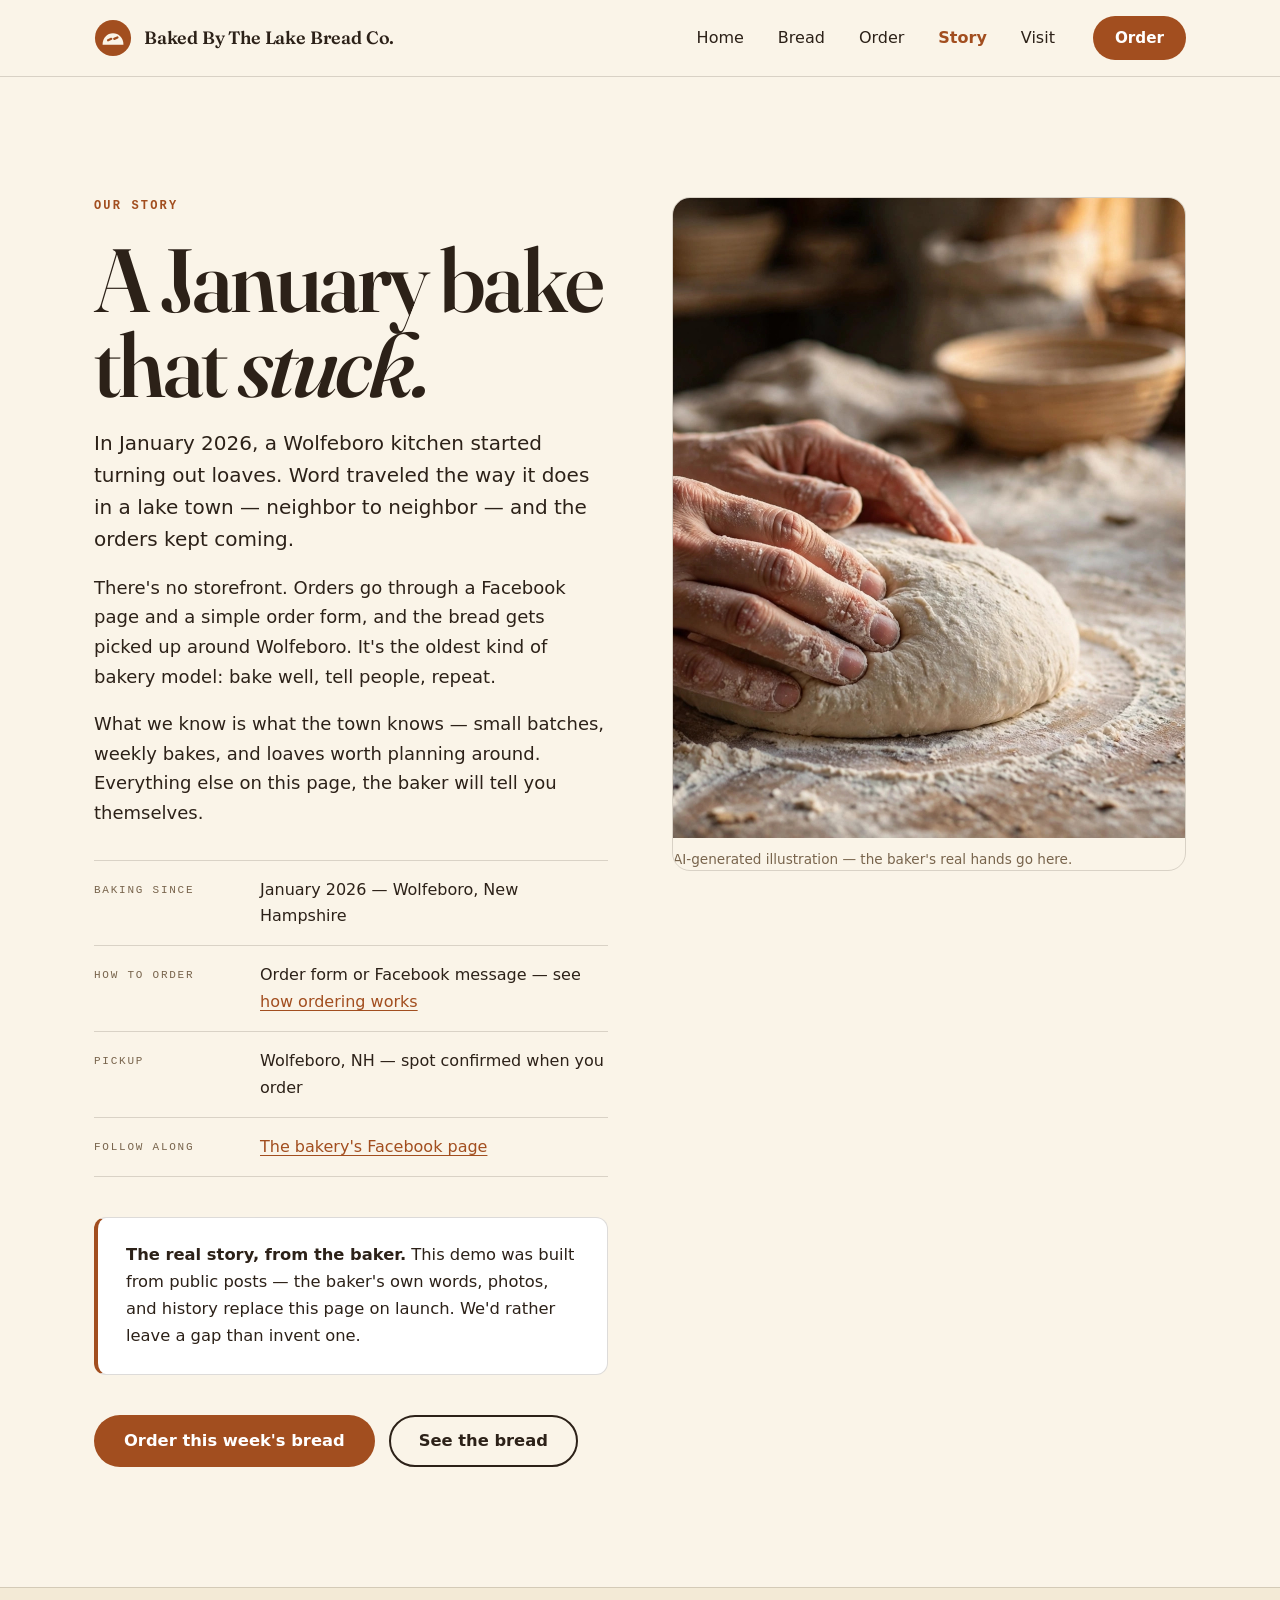
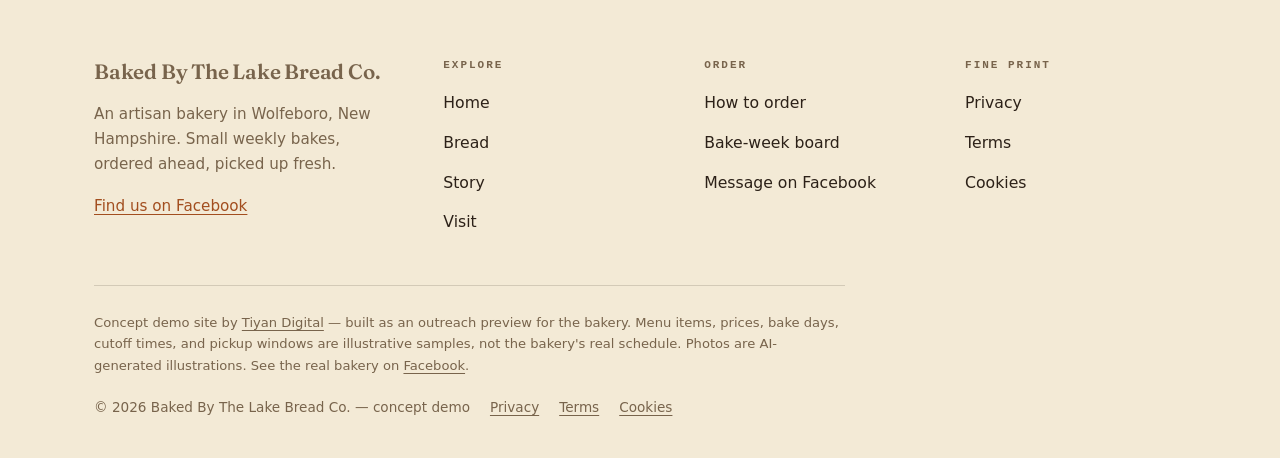
<file: story.html>
<!DOCTYPE html>
<html lang="en">
<head>
<meta charset="UTF-8">
<meta name="viewport" content="width=device-width, initial-scale=1.0">
<title>Our Story | Baked By The Lake Bread Co.</title>
<meta name="description" content="Baked By The Lake Bread Co. — an artisan bakery in Wolfeboro, NH, baking for the community since January 2026. Ordered by form, picked up fresh.">
<meta property="og:title" content="Our Story — Baked By The Lake Bread Co.">
<script>document.documentElement.classList.add("js")</script>
<link rel="stylesheet" href="assets/css/style.css">
</head>
<body>
<a class="skip" href="#main">Skip to content</a>

<header class="site-header">
  <div class="wrap header-in">
    <a class="brand" href="index.html" aria-label="Baked By The Lake Bread Co. — home">
      <svg class="mark" viewBox="0 0 40 40" aria-hidden="true">
        <circle cx="20" cy="20" r="19" fill="#A24E1F"/>
        <path d="M9 27c0-7 5-12 11-12s11 5 11 12" fill="#FAF4E8"/>
        <rect x="13.5" y="20.4" width="6" height="2.4" rx="1.2" transform="rotate(-24 16.5 21.6)" fill="#A24E1F"/>
        <rect x="20" y="19" width="6" height="2.4" rx="1.2" transform="rotate(-24 23 20.2)" fill="#A24E1F"/>
      </svg>
      <span class="brand-name" data-site="name">Baked By The Lake Bread Co.</span>
    </a>
    <nav class="site-nav" id="site-nav" aria-label="Primary">
      <ul>
        <li><a href="index.html">Home</a></li>
        <li><a href="breads.html">Bread</a></li>
        <li><a href="order.html">Order</a></li>
        <li><a href="story.html">Story</a></li>
        <li><a href="visit.html">Visit</a></li>
      </ul>
    </nav>
    <div class="header-cta">
      <a class="btn btn-accent btn-sm" href="order.html">Order</a>
      <button class="nav-toggle" aria-expanded="false" aria-controls="site-nav" aria-label="Open menu">
        <svg viewBox="0 0 24 24" aria-hidden="true"><path d="M4 7h16M4 12h16M4 17h16"/></svg>
      </button>
    </div>
  </div>
</header>

<main id="main">
  <section>
    <div class="wrap story-grid">
      <div>
        <p class="eyebrow reveal">Our story</p>
        <h1 class="reveal">A January bake<br>that <em class="it">stuck.</em></h1>
        <p class="lede reveal">In January 2026, a Wolfeboro kitchen started turning out loaves. Word traveled the way it does in a lake town — neighbor to neighbor — and the orders kept coming.</p>
        <div class="reveal">
          <p>There's no storefront. Orders go through a Facebook page and a simple order form, and the bread gets picked up around Wolfeboro. It's the oldest kind of bakery model: bake well, tell people, repeat.</p>
          <p>What we know is what the town knows — small batches, weekly bakes, and loaves worth planning around. Everything else on this page, the baker will tell you themselves.</p>
        </div>
        <ul class="fact-list reveal">
          <li><span class="k">Baking since</span><span>January 2026 — Wolfeboro, New Hampshire</span></li>
          <li><span class="k">How to order</span><span>Order form or Facebook message — see <a href="order.html">how ordering works</a></span></li>
          <li><span class="k">Pickup</span><span>Wolfeboro, NH — spot confirmed when you order</span></li>
          <li><span class="k">Follow along</span><span><a data-site="facebook" href="https://www.facebook.com/profile.php?id=61586833705696">The bakery's Facebook page</a></span></li>
        </ul>
        <div class="callout reveal">
          <p><strong>The real story, from the baker.</strong> This demo was built from public posts — the baker's own words, photos, and history replace this page on launch. We'd rather leave a gap than invent one.</p>
        </div>
        <div class="btn-row reveal">
          <a class="btn btn-accent" href="order.html">Order this week's bread</a>
          <a class="btn btn-ghost" href="breads.html">See the bread</a>
        </div>
      </div>
      <div class="frame reveal">
        <img src="assets/img/baker-hands.jpg" alt="A baker's flour-dusted hands shaping bread dough on a wooden work surface" width="1920" height="1280" fetchpriority="high">
        <figcaption style="font-size:.85rem;color:var(--muted);margin-top:.6rem">AI-generated illustration — the baker's real hands go here.</figcaption>
      </div>
    </div>
  </section>
</main>

<footer class="site-footer">
  <div class="wrap">
    <div class="foot-grid">
      <div class="foot-brand">
        <p class="brand-name" data-site="name">Baked By The Lake Bread Co.</p>
        <p>An artisan bakery in Wolfeboro, New Hampshire. Small weekly bakes, ordered ahead, picked up fresh.</p>
        <p><a data-site="facebook" href="https://www.facebook.com/profile.php?id=61586833705696">Find us on Facebook</a></p>
      </div>
      <div class="foot-col">
        <h3>Explore</h3>
        <ul>
          <li><a href="index.html">Home</a></li>
          <li><a href="breads.html">Bread</a></li>
          <li><a href="story.html">Story</a></li>
          <li><a href="visit.html">Visit</a></li>
        </ul>
      </div>
      <div class="foot-col">
        <h3>Order</h3>
        <ul>
          <li><a href="order.html">How to order</a></li>
          <li><a href="order.html#bake-board">Bake-week board</a></li>
          <li><a data-site="facebook" href="https://www.facebook.com/profile.php?id=61586833705696">Message on Facebook</a></li>
        </ul>
      </div>
      <div class="foot-col">
        <h3>Fine print</h3>
        <ul>
          <li><a href="privacy.html">Privacy</a></li>
          <li><a href="terms.html">Terms</a></li>
          <li><a href="cookies.html">Cookies</a></li>
        </ul>
      </div>
    </div>
    <p class="disclosure">Concept demo site by <a href="https://bluedhaka.com">Tiyan Digital</a> — built as an outreach preview for the bakery. Menu items, prices, bake days, cutoff times, and pickup windows are illustrative samples, not the bakery's real schedule. Photos are AI-generated illustrations. See the real bakery on <a data-site="facebook" href="https://www.facebook.com/profile.php?id=61586833705696">Facebook</a>.</p>
    <div class="legal-row">
      <span>© <span data-site="year">2026</span> <span data-site="name">Baked By The Lake Bread Co.</span> — concept demo</span>
      <a href="privacy.html">Privacy</a><a href="terms.html">Terms</a><a href="cookies.html">Cookies</a>
    </div>
  </div>
</footer>

<script src="assets/js/site.js"></script>
</body>
</html>
</file>
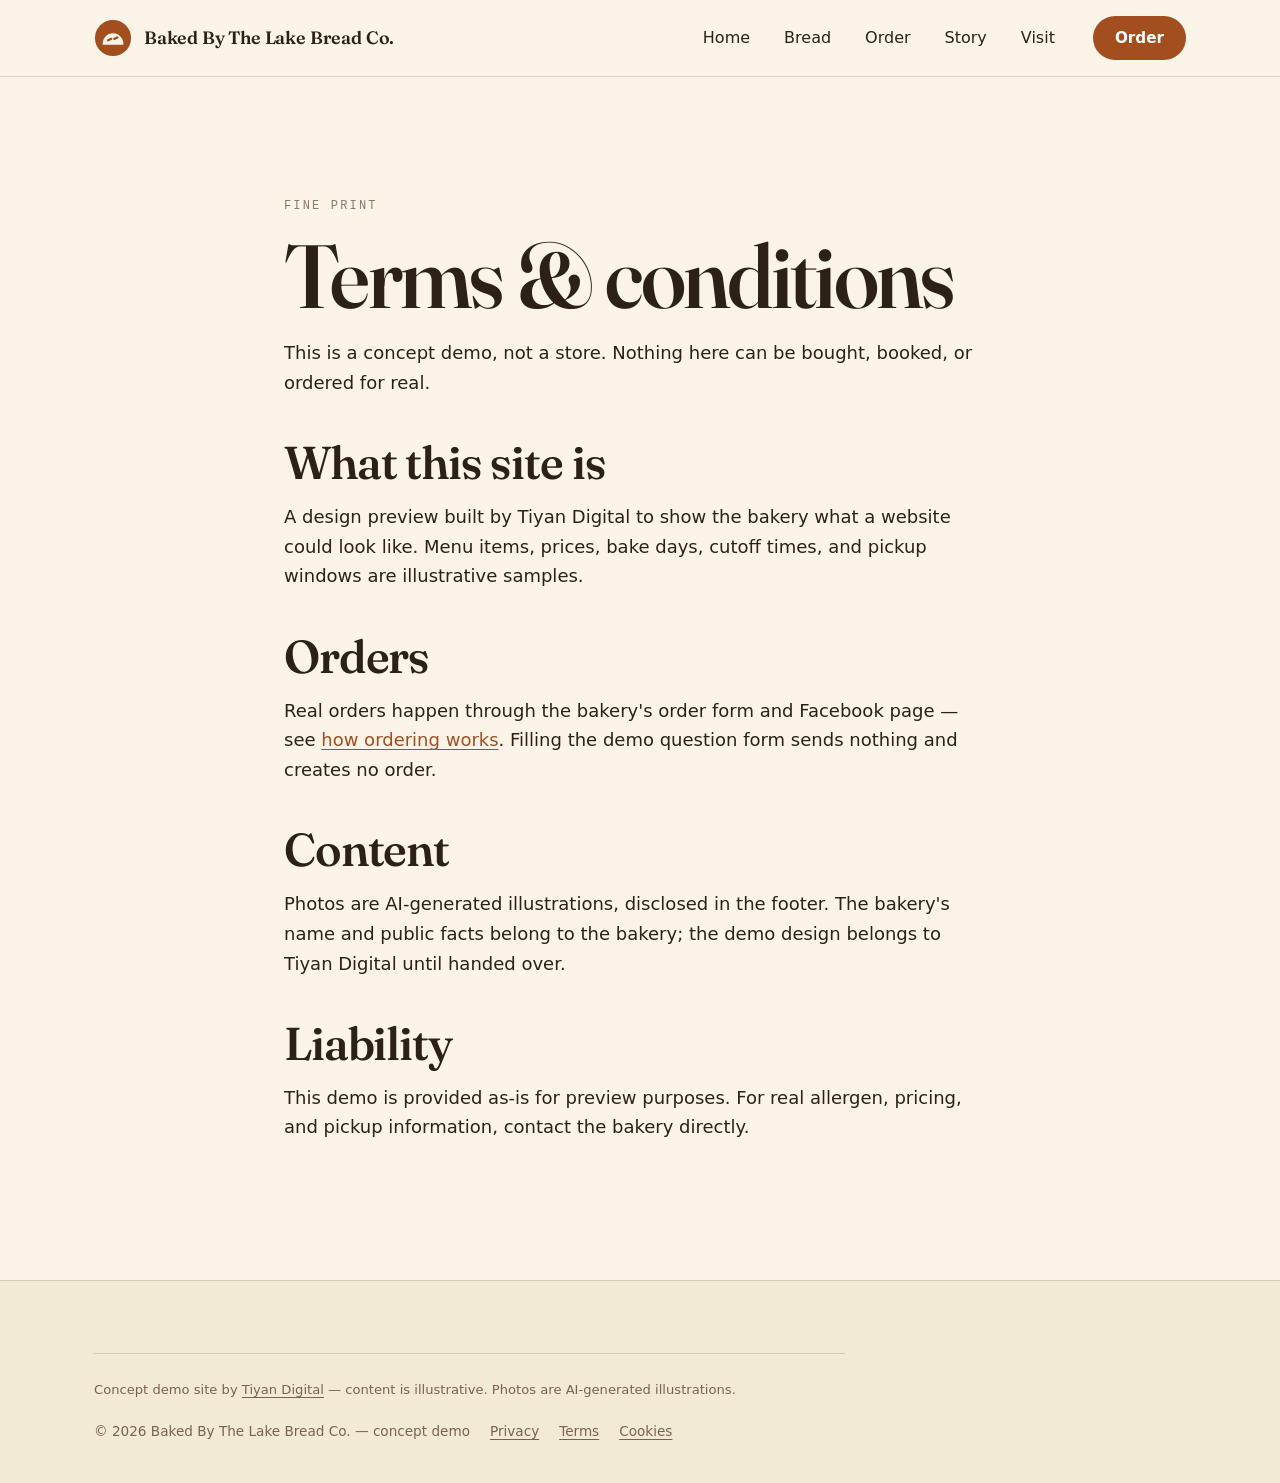
<file: terms.html>
<!DOCTYPE html>
<html lang="en">
<head>
<meta charset="UTF-8">
<meta name="viewport" content="width=device-width, initial-scale=1.0">
<title>Terms &amp; Conditions | Baked By The Lake Bread Co.</title>
<meta name="description" content="Terms and conditions for the Baked By The Lake Bread Co. concept demo site.">
<meta name="robots" content="noindex">
<script>document.documentElement.classList.add("js")</script>
<link rel="stylesheet" href="assets/css/style.css">
</head>
<body>
<a class="skip" href="#main">Skip to content</a>

<header class="site-header">
  <div class="wrap header-in">
    <a class="brand" href="index.html" aria-label="Baked By The Lake Bread Co. — home">
      <svg class="mark" viewBox="0 0 40 40" aria-hidden="true">
        <circle cx="20" cy="20" r="19" fill="#A24E1F"/>
        <path d="M9 27c0-7 5-12 11-12s11 5 11 12" fill="#FAF4E8"/>
        <rect x="13.5" y="20.4" width="6" height="2.4" rx="1.2" transform="rotate(-24 16.5 21.6)" fill="#A24E1F"/>
        <rect x="20" y="19" width="6" height="2.4" rx="1.2" transform="rotate(-24 23 20.2)" fill="#A24E1F"/>
      </svg>
      <span class="brand-name" data-site="name">Baked By The Lake Bread Co.</span>
    </a>
    <nav class="site-nav" id="site-nav" aria-label="Primary">
      <ul>
        <li><a href="index.html">Home</a></li>
        <li><a href="breads.html">Bread</a></li>
        <li><a href="order.html">Order</a></li>
        <li><a href="story.html">Story</a></li>
        <li><a href="visit.html">Visit</a></li>
      </ul>
    </nav>
    <div class="header-cta">
      <a class="btn btn-accent btn-sm" href="order.html">Order</a>
      <button class="nav-toggle" aria-expanded="false" aria-controls="site-nav" aria-label="Open menu">
        <svg viewBox="0 0 24 24" aria-hidden="true"><path d="M4 7h16M4 12h16M4 17h16"/></svg>
      </button>
    </div>
  </div>
</header>

<main id="main">
  <section>
    <div class="wrap legal">
      <p class="mono-label">Fine print</p>
      <h1>Terms &amp; conditions</h1>
      <p>This is a concept demo, not a store. Nothing here can be bought, booked, or ordered for real.</p>
      <h2>What this site is</h2>
      <p>A design preview built by Tiyan Digital to show the bakery what a website could look like. Menu items, prices, bake days, cutoff times, and pickup windows are illustrative samples.</p>
      <h2>Orders</h2>
      <p>Real orders happen through the bakery's order form and Facebook page — see <a href="order.html">how ordering works</a>. Filling the demo question form sends nothing and creates no order.</p>
      <h2>Content</h2>
      <p>Photos are AI-generated illustrations, disclosed in the footer. The bakery's name and public facts belong to the bakery; the demo design belongs to Tiyan Digital until handed over.</p>
      <h2>Liability</h2>
      <p>This demo is provided as-is for preview purposes. For real allergen, pricing, and pickup information, contact the bakery directly.</p>
    </div>
  </section>
</main>

<footer class="site-footer">
  <div class="wrap">
    <p class="disclosure">Concept demo site by <a href="https://bluedhaka.com">Tiyan Digital</a> — content is illustrative. Photos are AI-generated illustrations.</p>
    <div class="legal-row">
      <span>© <span data-site="year">2026</span> <span data-site="name">Baked By The Lake Bread Co.</span> — concept demo</span>
      <a href="privacy.html">Privacy</a><a href="terms.html">Terms</a><a href="cookies.html">Cookies</a>
    </div>
  </div>
</footer>

<script src="assets/js/site.js"></script>
</body>
</html>
</file>
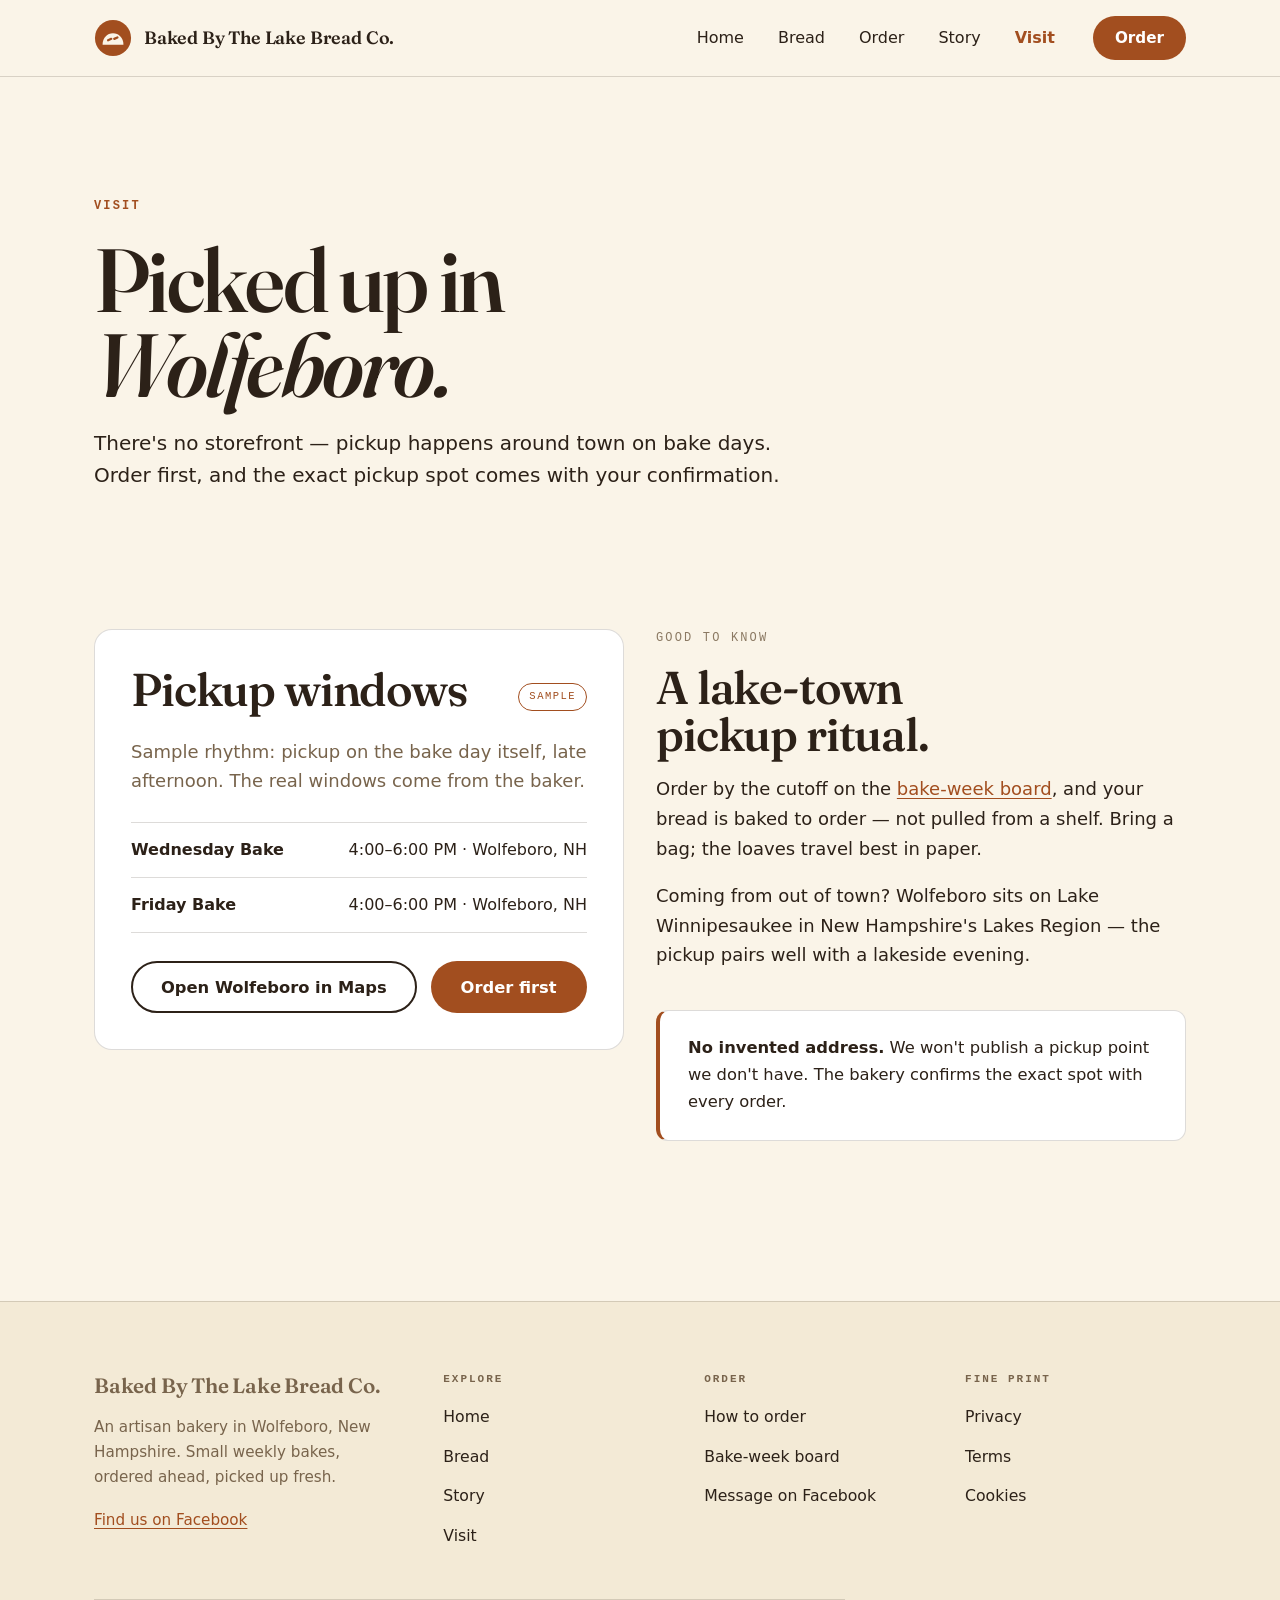
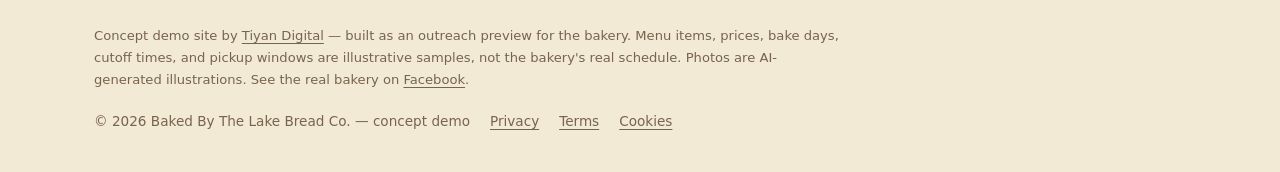
<file: visit.html>
<!DOCTYPE html>
<html lang="en">
<head>
<meta charset="UTF-8">
<meta name="viewport" content="width=device-width, initial-scale=1.0">
<title>Visit — Pickup in Wolfeboro, NH | Baked By The Lake Bread Co.</title>
<meta name="description" content="Pick up your bread in Wolfeboro, New Hampshire. Sample pickup windows per bake day, and how pickup works at Baked By The Lake Bread Co.">
<meta property="og:title" content="Visit — Baked By The Lake Bread Co.">
<script>document.documentElement.classList.add("js")</script>
<link rel="stylesheet" href="assets/css/style.css">
</head>
<body>
<a class="skip" href="#main">Skip to content</a>

<header class="site-header">
  <div class="wrap header-in">
    <a class="brand" href="index.html" aria-label="Baked By The Lake Bread Co. — home">
      <svg class="mark" viewBox="0 0 40 40" aria-hidden="true">
        <circle cx="20" cy="20" r="19" fill="#A24E1F"/>
        <path d="M9 27c0-7 5-12 11-12s11 5 11 12" fill="#FAF4E8"/>
        <rect x="13.5" y="20.4" width="6" height="2.4" rx="1.2" transform="rotate(-24 16.5 21.6)" fill="#A24E1F"/>
        <rect x="20" y="19" width="6" height="2.4" rx="1.2" transform="rotate(-24 23 20.2)" fill="#A24E1F"/>
      </svg>
      <span class="brand-name" data-site="name">Baked By The Lake Bread Co.</span>
    </a>
    <nav class="site-nav" id="site-nav" aria-label="Primary">
      <ul>
        <li><a href="index.html">Home</a></li>
        <li><a href="breads.html">Bread</a></li>
        <li><a href="order.html">Order</a></li>
        <li><a href="story.html">Story</a></li>
        <li><a href="visit.html">Visit</a></li>
      </ul>
    </nav>
    <div class="header-cta">
      <a class="btn btn-accent btn-sm" href="order.html">Order</a>
      <button class="nav-toggle" aria-expanded="false" aria-controls="site-nav" aria-label="Open menu">
        <svg viewBox="0 0 24 24" aria-hidden="true"><path d="M4 7h16M4 12h16M4 17h16"/></svg>
      </button>
    </div>
  </div>
</header>

<main id="main">
  <section>
    <div class="wrap">
      <p class="eyebrow reveal">Visit</p>
      <h1 class="reveal">Picked up in<br><em class="it">Wolfeboro.</em></h1>
      <p class="lede reveal">There's no storefront — pickup happens around town on bake days. Order first, and the exact pickup spot comes with your confirmation.</p>
    </div>
  </section>

  <section style="padding-top:0">
    <div class="wrap visit-grid">
      <div class="pickup-card reveal">
        <div class="bake-board-head">
          <h2>Pickup windows</h2>
          <span class="sample-tag">sample</span>
        </div>
        <p style="color:var(--muted)">Sample rhythm: pickup on the bake day itself, late afternoon. The real windows come from the baker.</p>
        <ul class="pickup-rows">
          <li><span class="d">Wednesday Bake</span><span>4:00–6:00 PM · Wolfeboro, NH</span></li>
          <li><span class="d">Friday Bake</span><span>4:00–6:00 PM · Wolfeboro, NH</span></li>
        </ul>
        <div class="btn-row">
          <a class="btn btn-ghost" href="https://www.google.com/maps/search/?api=1&amp;query=Wolfeboro+NH" rel="noopener">Open Wolfeboro in Maps</a>
          <a class="btn btn-accent" href="order.html">Order first</a>
        </div>
      </div>
      <div class="reveal">
        <p class="mono-label">Good to know</p>
        <h2>A lake-town<br>pickup ritual.</h2>
        <p>Order by the cutoff on the <a href="order.html#bake-board">bake-week board</a>, and your bread is baked to order — not pulled from a shelf. Bring a bag; the loaves travel best in paper.</p>
        <p>Coming from out of town? Wolfeboro sits on Lake Winnipesaukee in New Hampshire's Lakes Region — the pickup pairs well with a lakeside evening.</p>
        <div class="callout">
          <p><strong>No invented address.</strong> We won't publish a pickup point we don't have. The bakery confirms the exact spot with every order.</p>
        </div>
      </div>
    </div>
  </section>
</main>

<div class="sticky-order" aria-label="Quick order">
  <span>This week's bakes are open</span>
  <a class="btn btn-accent btn-sm" href="order.html">Order</a>
</div>

<footer class="site-footer">
  <div class="wrap">
    <div class="foot-grid">
      <div class="foot-brand">
        <p class="brand-name" data-site="name">Baked By The Lake Bread Co.</p>
        <p>An artisan bakery in Wolfeboro, New Hampshire. Small weekly bakes, ordered ahead, picked up fresh.</p>
        <p><a data-site="facebook" href="https://www.facebook.com/profile.php?id=61586833705696">Find us on Facebook</a></p>
      </div>
      <div class="foot-col">
        <h3>Explore</h3>
        <ul>
          <li><a href="index.html">Home</a></li>
          <li><a href="breads.html">Bread</a></li>
          <li><a href="story.html">Story</a></li>
          <li><a href="visit.html">Visit</a></li>
        </ul>
      </div>
      <div class="foot-col">
        <h3>Order</h3>
        <ul>
          <li><a href="order.html">How to order</a></li>
          <li><a href="order.html#bake-board">Bake-week board</a></li>
          <li><a data-site="facebook" href="https://www.facebook.com/profile.php?id=61586833705696">Message on Facebook</a></li>
        </ul>
      </div>
      <div class="foot-col">
        <h3>Fine print</h3>
        <ul>
          <li><a href="privacy.html">Privacy</a></li>
          <li><a href="terms.html">Terms</a></li>
          <li><a href="cookies.html">Cookies</a></li>
        </ul>
      </div>
    </div>
    <p class="disclosure">Concept demo site by <a href="https://bluedhaka.com">Tiyan Digital</a> — built as an outreach preview for the bakery. Menu items, prices, bake days, cutoff times, and pickup windows are illustrative samples, not the bakery's real schedule. Photos are AI-generated illustrations. See the real bakery on <a data-site="facebook" href="https://www.facebook.com/profile.php?id=61586833705696">Facebook</a>.</p>
    <div class="legal-row">
      <span>© <span data-site="year">2026</span> <span data-site="name">Baked By The Lake Bread Co.</span> — concept demo</span>
      <a href="privacy.html">Privacy</a><a href="terms.html">Terms</a><a href="cookies.html">Cookies</a>
    </div>
  </div>
</footer>

<script src="assets/js/site.js"></script>
</body>
</html>
</file>
<file: assets/css/style.css>
/* Baked By The Lake Bread Co. — concept demo. Tokens per DESIGN.md. */
html{background:#FAF4E8} /* first rule: no white flash */

:root{
  --bg:#FAF4E8;
  --surface:#FFFFFF;
  --surface-2:#F3EAD6;
  --ink:#2C2118;
  --muted:#78644C;
  --hairline:rgba(44,33,24,.16);
  --accent:#A24E1F;
  --accent-deep:#7E3A14;
  --radius:18px;
  --wrap:1140px;
  --font-display:"Fraunces",Georgia,"Times New Roman",serif;
  --font-body:system-ui,-apple-system,"Segoe UI",Roboto,sans-serif;
  --font-mono:ui-monospace,SFMono-Regular,Menlo,Consolas,monospace;
  --ease:cubic-bezier(0.16,1,0.3,1);
}

@font-face{
  font-family:"Fraunces";
  src:url("../fonts/fraunces-normal-latin.woff2") format("woff2");
  font-weight:400 700;font-style:normal;font-display:swap;
}
@font-face{
  font-family:"Fraunces";
  src:url("../fonts/fraunces-italic-latin.woff2") format("woff2");
  font-weight:400 700;font-style:italic;font-display:swap;
}

*,*::before,*::after{box-sizing:border-box}
body{
  margin:0;background:var(--bg);color:var(--ink);
  font-family:var(--font-body);font-size:18px;line-height:1.65;
  -webkit-font-smoothing:antialiased;text-rendering:optimizeLegibility;
  overflow-x:hidden;
}
img{max-width:100%;height:auto;display:block}
a{color:var(--accent);text-decoration-thickness:1px;text-underline-offset:3px}
a:hover{color:var(--accent-deep)}

::selection{background:var(--accent);color:#fff}
:focus-visible{outline:3px solid var(--accent);outline-offset:3px;border-radius:4px}

.skip{position:absolute;left:-9999px;top:0;background:var(--ink);color:#fff;padding:12px 20px;z-index:200;border-radius:0 0 8px 0}
.skip:focus{left:0}

.wrap{max-width:var(--wrap);margin:0 auto;padding-left:24px;padding-right:24px}
section{padding:120px 0}
section.alt{background:var(--surface-2)}

/* ---------- type ---------- */
h1,h2,h3{font-family:var(--font-display);font-weight:560;line-height:1.02;letter-spacing:-0.02em;margin:0 0 1rem}
h1{font-size:clamp(2.75rem,7vw,6rem);line-height:.95;letter-spacing:-0.03em;margin-bottom:1.25rem}
h2{font-size:clamp(1.9rem,3.6vw,2.9rem);letter-spacing:-0.025em}
h3{font-size:1.45rem}
p{margin:0 0 1.1rem;max-width:62ch}
.lede{font-size:1.25rem;line-height:1.6;color:var(--ink);max-width:56ch}
.mono-label{font-family:var(--font-mono);font-size:12px;text-transform:uppercase;letter-spacing:.18em;color:var(--muted);opacity:.85;margin:0 0 1rem}
.eyebrow{font-family:var(--font-mono);font-size:12px;text-transform:uppercase;letter-spacing:.18em;color:var(--accent);margin:0 0 1.25rem;font-weight:700}
em.it{font-style:italic}

/* ---------- header ---------- */
.site-header{position:sticky;top:0;z-index:100;background:rgba(250,244,232,.94);backdrop-filter:blur(10px);-webkit-backdrop-filter:blur(10px);border-bottom:1px solid var(--hairline)}
.header-in{display:flex;align-items:center;gap:24px;min-height:76px}
.brand{display:flex;align-items:center;gap:12px;text-decoration:none;color:var(--ink);margin-right:auto}
.brand .mark{width:38px;height:38px;flex:none}
.brand-name{font-family:var(--font-display);font-weight:600;font-size:1.12rem;letter-spacing:-0.01em;line-height:1.15}
.site-nav ul{display:flex;gap:6px;list-style:none;margin:0;padding:0}
.site-nav a{display:inline-flex;align-items:center;min-height:44px;padding:0 14px;text-decoration:none;color:var(--ink);font-size:1rem;border-radius:10px}
.site-nav a:hover{background:var(--surface-2);color:var(--ink)}
.site-nav a[aria-current="page"]{color:var(--accent);font-weight:700}
.header-cta{display:flex;align-items:center;gap:12px}
.nav-toggle{display:none;background:none;border:1px solid var(--hairline);border-radius:10px;width:48px;height:48px;cursor:pointer;align-items:center;justify-content:center}
.nav-toggle svg{width:22px;height:22px;stroke:var(--ink);stroke-width:2;fill:none;stroke-linecap:round}

/* ---------- buttons ---------- */
.btn{display:inline-flex;align-items:center;justify-content:center;gap:8px;min-height:52px;padding:0 28px;border-radius:999px;font-size:1.02rem;font-weight:700;text-decoration:none;cursor:pointer;border:2px solid transparent;transition:transform .2s var(--ease),background-color .2s,color .2s,border-color .2s;line-height:1.2}
.btn:hover{transform:scale(1.03)}
.btn:active{transform:scale(.97)}
.btn-accent{background:var(--accent);color:#fff}
.btn-accent:hover{background:var(--accent-deep);color:#fff}
.btn-ghost{border-color:var(--ink);color:var(--ink);background:transparent}
.btn-ghost:hover{background:var(--ink);color:var(--bg)}
.btn-sm{min-height:44px;padding:0 20px;font-size:.95rem}
.btn-row{display:flex;gap:14px;flex-wrap:wrap;margin-top:1.75rem}

/* ---------- hero (home) ---------- */
.hero{padding:88px 0 96px}
.hero-grid{display:grid;grid-template-columns:1.05fr .95fr;gap:64px;align-items:start}
.hero-copy .btn-row{margin-top:2rem}
.hero-media{position:relative}
.hero-media .frame{border-radius:var(--radius);overflow:hidden;border:1px solid var(--hairline)}
.hero-media img{width:100%;aspect-ratio:4/3.4;object-fit:cover}
.hero-media figcaption{font-size:.85rem;color:var(--muted);margin-top:.6rem}
.ghost-word{position:absolute;top:-.35em;right:-.1em;font-family:var(--font-display);font-weight:700;font-size:clamp(4rem,10vw,8.5rem);line-height:1;color:transparent;-webkit-text-stroke:1.5px var(--hairline);letter-spacing:-0.02em;pointer-events:none;user-select:none}

/* ---------- bake-week board (signature) ---------- */
.bake-board{background:var(--surface);border:1px solid var(--hairline);border-radius:var(--radius);padding:32px;margin-top:40px}
.bake-board.board-full{margin-top:0}
.bake-board-head{display:flex;align-items:center;justify-content:space-between;gap:12px;flex-wrap:wrap;margin-bottom:.5rem}
.bake-board h2{font-size:1.6rem;margin:0}
.sample-tag{display:inline-block;font-family:var(--font-mono);font-size:10.5px;text-transform:uppercase;letter-spacing:.14em;color:var(--accent);border:1px solid var(--accent);border-radius:999px;padding:4px 10px;vertical-align:middle;white-space:nowrap}
.countdown{background:var(--surface-2);border-radius:12px;padding:18px 20px;margin:1.1rem 0 1.4rem}
.countdown .cd-label{font-family:var(--font-mono);font-size:11px;text-transform:uppercase;letter-spacing:.16em;color:var(--muted);margin:0 0 .35rem}
.countdown .cd-time{font-family:var(--font-display);font-size:2rem;font-weight:650;color:var(--accent);line-height:1;letter-spacing:-0.01em}
.countdown .cd-note{font-size:.9rem;color:var(--muted);margin:.4rem 0 0}
.bake-days{list-style:none;margin:0 0 1.4rem;padding:0;display:grid;gap:12px}
.bake-day{border:1px solid var(--hairline);border-radius:12px;padding:18px 20px;display:grid;gap:6px}
.bake-day .day-name{font-family:var(--font-display);font-weight:650;font-size:1.15rem}
.bake-day .day-meta{font-size:.92rem;color:var(--muted)}
.bake-day .day-loaves{display:flex;flex-wrap:wrap;gap:8px;margin-top:6px}
.loaf-chip{font-size:.82rem;background:var(--surface-2);border-radius:999px;padding:5px 12px;color:var(--ink)}
.board-note{font-size:.85rem;color:var(--muted);margin:0}
.board-note a{color:var(--accent)}

/* ---------- marquee ---------- */
.marquee{border-top:1px solid var(--hairline);border-bottom:1px solid var(--hairline);overflow:hidden;background:var(--surface);padding:16px 0}
.marquee-track{display:flex;gap:0;width:max-content;animation:scroll 32s linear infinite}
.marquee span{font-family:var(--font-display);font-size:1.25rem;font-style:italic;white-space:nowrap;padding:0 28px;color:var(--ink)}
.marquee span::after{content:"·";margin-left:56px;color:var(--accent)}
@keyframes scroll{to{transform:translateX(-50%)}}

/* ---------- bread cards ---------- */
.bread-grid{display:grid;grid-template-columns:repeat(3,1fr);gap:28px;margin-top:3rem}
.bread-card{background:var(--surface);border:1px solid var(--hairline);border-radius:var(--radius);overflow:hidden;display:flex;flex-direction:column;transition:transform .25s var(--ease)}
.bread-card:hover{transform:translateY(-4px)}
.bread-card .ph{aspect-ratio:4/3;overflow:hidden;background:var(--surface-2)}
.bread-card .ph img{width:100%;height:100%;object-fit:cover}
.bread-card .body{padding:24px;display:grid;gap:8px;flex:1}
.bread-card h3{margin:0;font-size:1.35rem}
.bread-card .desc{font-size:.95rem;color:var(--muted);margin:0}
.price-row{display:flex;align-items:baseline;gap:10px;margin-top:auto;padding-top:8px}
.price{font-family:var(--font-display);font-size:1.4rem;font-weight:650;color:var(--accent)}
.day-tag{font-family:var(--font-mono);font-size:10.5px;text-transform:uppercase;letter-spacing:.12em;color:var(--muted);border:1px solid var(--hairline);border-radius:999px;padding:3px 9px}

/* ---------- steps ---------- */
.steps{list-style:none;margin:3rem 0 0;padding:0;display:grid;grid-template-columns:repeat(3,1fr);gap:32px;counter-reset:step}
.steps li{border-top:2px solid var(--ink);padding-top:1.4rem}
.steps .n{font-family:var(--font-display);font-size:2.6rem;font-weight:600;color:var(--accent);line-height:1;display:block;margin-bottom:.8rem}
.steps h3{margin:0 0 .5rem}
.steps p{font-size:1rem;color:var(--muted);margin:0}

/* ---------- full-bleed break ---------- */
.break{position:relative;padding:0;margin:0}
.break figure{margin:0;position:relative}
.break img{width:100%;height:min(62vh,520px);object-fit:cover}
.break figcaption{position:absolute;inset:auto 0 0 0;padding:48px 0;background:linear-gradient(to top,rgba(20,14,10,.72),transparent)}
.break .wrap p{font-family:var(--font-display);font-size:clamp(1.6rem,3.4vw,2.6rem);font-style:italic;color:#fff;margin:0;max-width:22ch;line-height:1.25}

/* ---------- menu page ---------- */
.sample-banner{background:var(--surface);border:1px dashed var(--accent);border-radius:12px;padding:16px 22px;display:flex;gap:14px;align-items:center;margin:0 0 2.5rem;font-size:.95rem}
.sample-banner .sample-tag{flex:none}
.segments{display:flex;gap:8px;flex-wrap:wrap;margin:0 0 2.5rem}
.seg{border:1px solid var(--hairline);background:var(--surface);border-radius:999px;min-height:44px;padding:0 20px;font-size:.95rem;font-weight:600;color:var(--ink);cursor:pointer;transition:all .2s var(--ease)}
.seg:hover{border-color:var(--accent)}
.seg[aria-pressed="true"]{background:var(--accent);border-color:var(--accent);color:#fff}
.menu-list{display:grid;gap:0;border-top:1px solid var(--hairline);margin-top:1rem}
.menu-item{display:grid;grid-template-columns:1fr auto;gap:6px 20px;padding:26px 4px;border-bottom:1px solid var(--hairline);align-items:baseline}
.menu-item .mi-name{font-family:var(--font-display);font-size:1.45rem;font-weight:600;margin:0;grid-column:1;grid-row:1}
.menu-item .mi-cat{font-family:var(--font-mono);font-size:11px;text-transform:uppercase;letter-spacing:.16em;color:var(--muted);margin:0;grid-column:1;grid-row:2}
.menu-item .mi-desc{font-size:.98rem;color:var(--muted);margin:0;grid-column:1;grid-row:3;max-width:52ch}
.menu-item .mi-price{font-family:var(--font-display);font-size:1.5rem;font-weight:650;color:var(--accent);grid-column:2;grid-row:1 / span 3;white-space:nowrap;align-self:start}
.menu-item .mi-days{grid-column:1 / -1;grid-row:4;display:flex;gap:8px;flex-wrap:wrap;margin-top:4px}

/* ---------- story ---------- */
.story-grid{display:grid;grid-template-columns:1fr 1fr;gap:64px;align-items:start}
.story-grid .frame{border-radius:var(--radius);overflow:hidden;border:1px solid var(--hairline)}
.story-grid .frame img{aspect-ratio:4/5;object-fit:cover;width:100%}
.fact-list{list-style:none;margin:2rem 0;padding:0;display:grid;gap:0;border-top:1px solid var(--hairline)}
.fact-list li{display:grid;grid-template-columns:150px 1fr;gap:16px;padding:16px 0;border-bottom:1px solid var(--hairline);font-size:1rem}
.fact-list .k{font-family:var(--font-mono);font-size:11px;text-transform:uppercase;letter-spacing:.16em;color:var(--muted);padding-top:4px}
.callout{background:var(--surface);border:1px solid var(--hairline);border-left:4px solid var(--accent);border-radius:12px;padding:24px 28px;margin:2.5rem 0}
.callout p{margin:0;font-size:1.02rem}

/* ---------- visit ---------- */
.visit-grid{display:grid;grid-template-columns:1fr 1fr;gap:32px;align-items:start}
.pickup-card{background:var(--surface);border:1px solid var(--hairline);border-radius:var(--radius);padding:36px}
.pickup-card h2{margin-top:0}
.pickup-rows{list-style:none;margin:1.6rem 0;padding:0;display:grid;gap:0;border-top:1px solid var(--hairline)}
.pickup-rows li{display:flex;justify-content:space-between;gap:16px;padding:14px 0;border-bottom:1px solid var(--hairline);font-size:1rem}
.pickup-rows .d{font-weight:700}

/* ---------- forms ---------- */
.form-card{background:var(--surface);border:1px solid var(--hairline);border-radius:var(--radius);padding:40px}
.field{margin-bottom:1.4rem}
.field label{display:block;font-weight:700;margin-bottom:.45rem;font-size:1rem}
.field .hint{font-size:.88rem;color:var(--muted);margin:.35rem 0 0}
.field input[type="text"],.field input[type="email"],.field textarea{width:100%;font:inherit;font-size:1rem;color:var(--ink);background:var(--bg);border:1.5px solid var(--hairline);border-radius:10px;padding:14px 16px}
.field textarea{min-height:130px;resize:vertical}
.field input:focus,.field textarea:focus{outline:none;border-color:var(--accent);box-shadow:0 0 0 3px rgba(162,78,31,.18)}
.field .error-msg{display:none;font-size:.88rem;color:#8E2F1D;margin-top:.4rem;font-weight:600}
.field.invalid input,.field.invalid textarea{border-color:#8E2F1D}
.field.invalid .error-msg{display:block}
.consent{display:flex;gap:12px;align-items:flex-start;font-size:.92rem;color:var(--muted);margin:0 0 1.6rem}
.consent input{width:22px;height:22px;flex:none;margin-top:2px;accent-color:var(--accent)}
.demo-notice{display:none;background:var(--surface-2);border:1px solid var(--accent);border-radius:12px;padding:24px;margin-top:1.6rem}
.demo-notice.show{display:block}
.demo-notice h3{margin-top:0;color:var(--accent)}
.demo-notice p{margin-bottom:0}

/* ---------- legal ---------- */
.legal{max-width:760px}
.legal h2{margin-top:2.6rem}
.legal ul{padding-left:1.4rem}

/* ---------- 404 ---------- */
.page-404{text-align:center;padding:140px 0}
.page-404 .big{font-family:var(--font-display);font-size:clamp(5rem,16vw,11rem);font-weight:650;color:var(--accent);line-height:1;letter-spacing:-0.03em}

/* ---------- final CTA ---------- */
.final-cta{background:var(--ink);color:var(--bg);border-radius:24px;padding:72px 56px;position:relative;overflow:hidden}
.final-cta h2{color:var(--bg);font-size:clamp(2rem,4.5vw,3.4rem);max-width:18ch}
.final-cta p{color:rgba(250,244,232,.75);max-width:52ch}
.final-cta .btn-accent{background:var(--bg);color:var(--ink)}
.final-cta .btn-accent:hover{background:#fff;color:var(--ink)}
.final-cta .mono-label{color:rgba(250,244,232,.6)}

/* ---------- footer ---------- */
.site-footer{border-top:1px solid var(--hairline);margin-top:0;padding:72px 0 40px;background:var(--surface-2)}
.foot-grid{display:grid;grid-template-columns:1.4fr 1fr 1fr 1fr;gap:40px;margin-bottom:3rem}
.foot-brand .brand-name{font-size:1.3rem}
.foot-brand p{font-size:.95rem;color:var(--muted)}
.foot-col h3{font-family:var(--font-mono);font-size:11px;text-transform:uppercase;letter-spacing:.18em;color:var(--muted);margin:0 0 1rem;font-weight:700}
.foot-col ul{list-style:none;margin:0;padding:0;display:grid;gap:10px}
.foot-col a{color:var(--ink);text-decoration:none;font-size:.98rem}
.foot-col a:hover{color:var(--accent);text-decoration:underline}
.disclosure{font-size:.82rem;color:var(--muted);border-top:1px solid var(--hairline);padding-top:1.6rem;margin:0 0 1.2rem;max-width:90ch}
.disclosure a{color:var(--muted);text-decoration:underline}
.legal-row{display:flex;gap:20px;flex-wrap:wrap;font-size:.85rem;color:var(--muted);align-items:center}
.legal-row a{color:var(--muted)}

/* ---------- mobile sticky order bar ---------- */
.sticky-order{display:none;position:fixed;left:12px;right:12px;bottom:12px;z-index:90;background:var(--ink);border-radius:16px;padding:10px 10px 10px 20px;align-items:center;justify-content:space-between;gap:12px;box-shadow:0 8px 28px rgba(20,14,10,.28)}
.sticky-order span{color:var(--bg);font-family:var(--font-display);font-size:1rem}
.sticky-order .btn{min-height:46px}

/* ---------- reveal ---------- */
.reveal{opacity:1;transform:none}
.js .reveal{opacity:0;transform:translateY(24px)}
.js .reveal.in{opacity:1;transform:none;transition:opacity .8s var(--ease),transform .8s var(--ease)}

/* ---------- responsive ---------- */
@media (max-width:960px){
  .hero-grid{grid-template-columns:1fr;gap:48px}
  .bread-grid{grid-template-columns:repeat(2,1fr)}
  .steps{grid-template-columns:1fr;gap:24px}
  .story-grid,.visit-grid{grid-template-columns:1fr;gap:40px}
  .foot-grid{grid-template-columns:1fr 1fr}
}
@media (max-width:768px){
  section{padding:72px 0}
  .site-nav{position:fixed;inset:0;z-index:90;background:var(--bg);display:none;padding:110px 32px 32px}
  .site-nav.open{display:block}
  .site-nav ul{flex-direction:column;gap:4px}
  .site-nav a{font-family:var(--font-display);font-size:2rem;padding:14px 0}
  .nav-toggle{display:inline-flex}
  .header-cta .btn{display:none}
  .sticky-order{display:flex}
  body.nav-open{overflow:hidden}
  .final-cta{padding:48px 28px}
  .fact-list li{grid-template-columns:1fr;gap:4px}
}
@media (max-width:560px){
  .ghost-word{display:none}
  .bread-grid{grid-template-columns:1fr}
  body{font-size:16px}
  .lede{font-size:1.1rem}
  .form-card{padding:28px 22px}
  .bake-board{padding:24px 20px}
  .menu-item .mi-price{font-size:1.3rem}
}
@media (prefers-reduced-motion:reduce){
  *,*::before,*::after{animation-duration:.001s !important;transition-duration:.001s !important}
  .marquee-track{animation:none}
  .js .reveal{opacity:1;transform:none}
}
</file>
